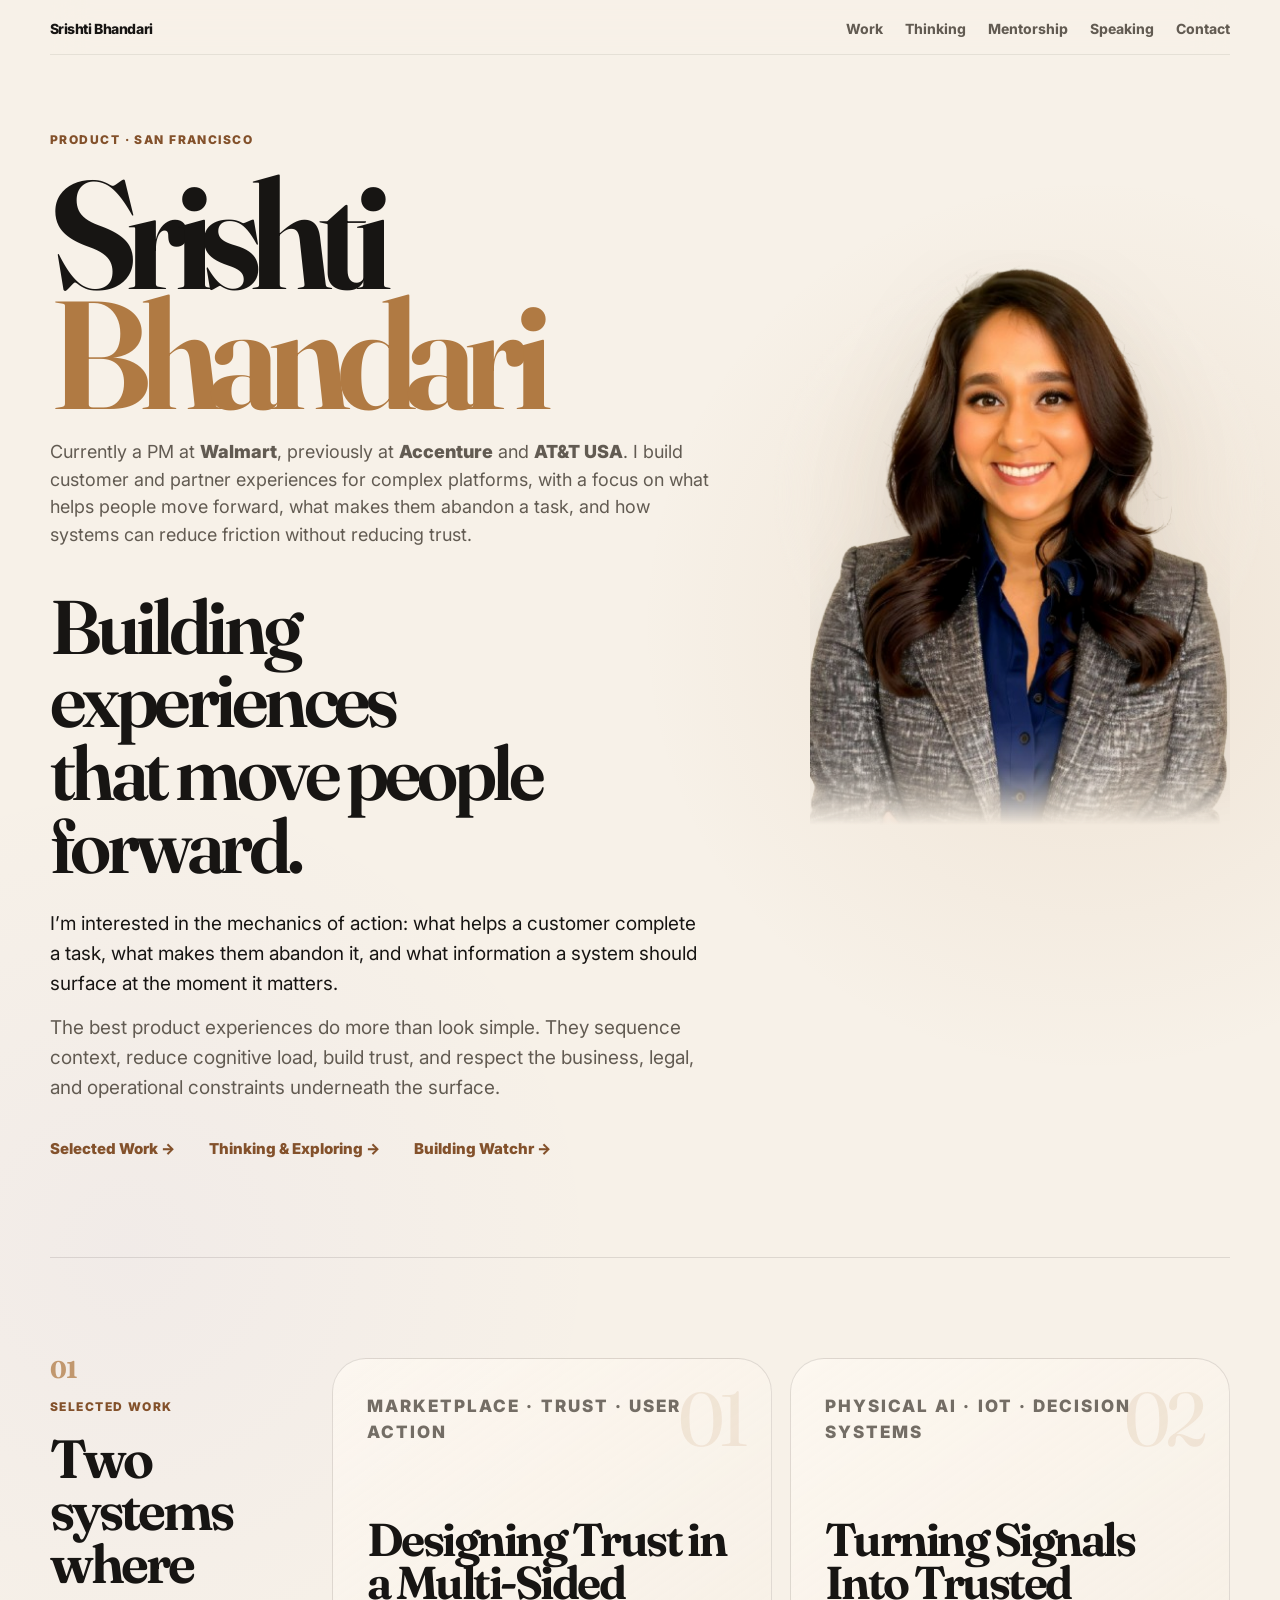
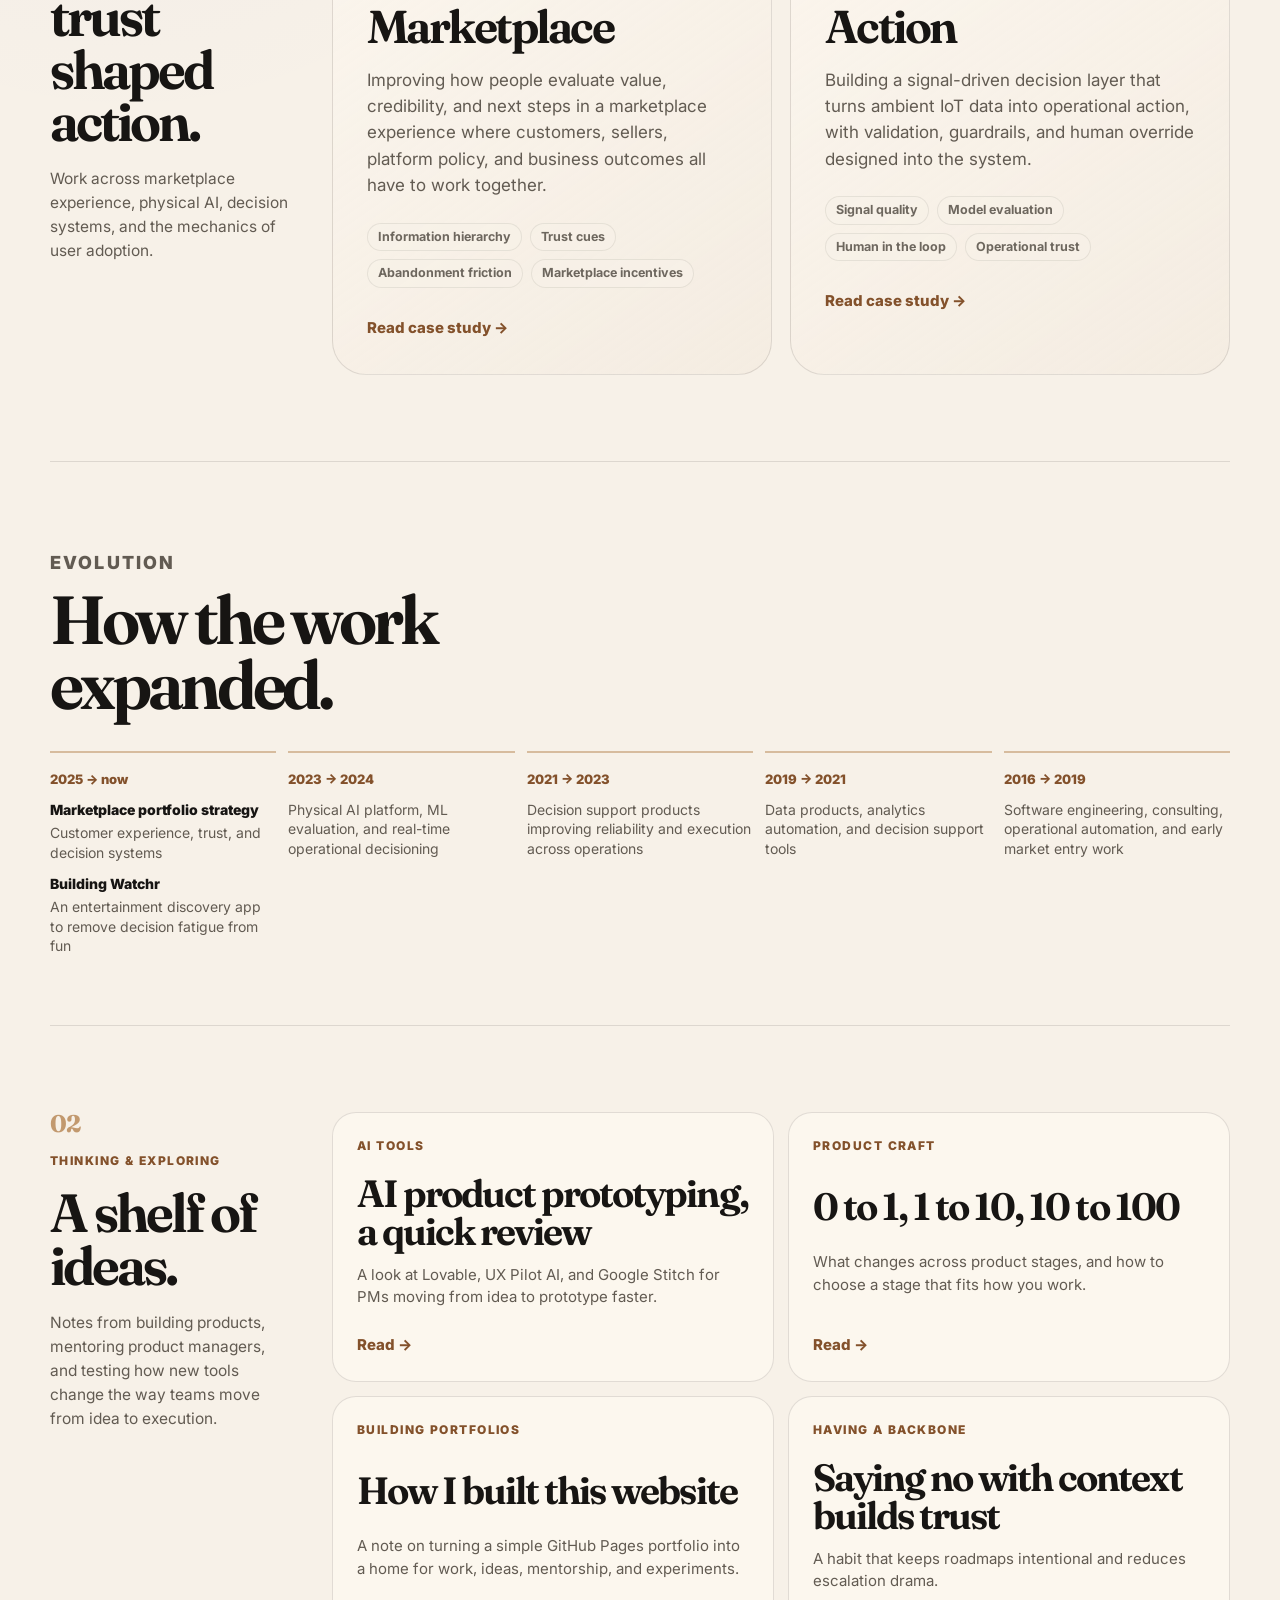
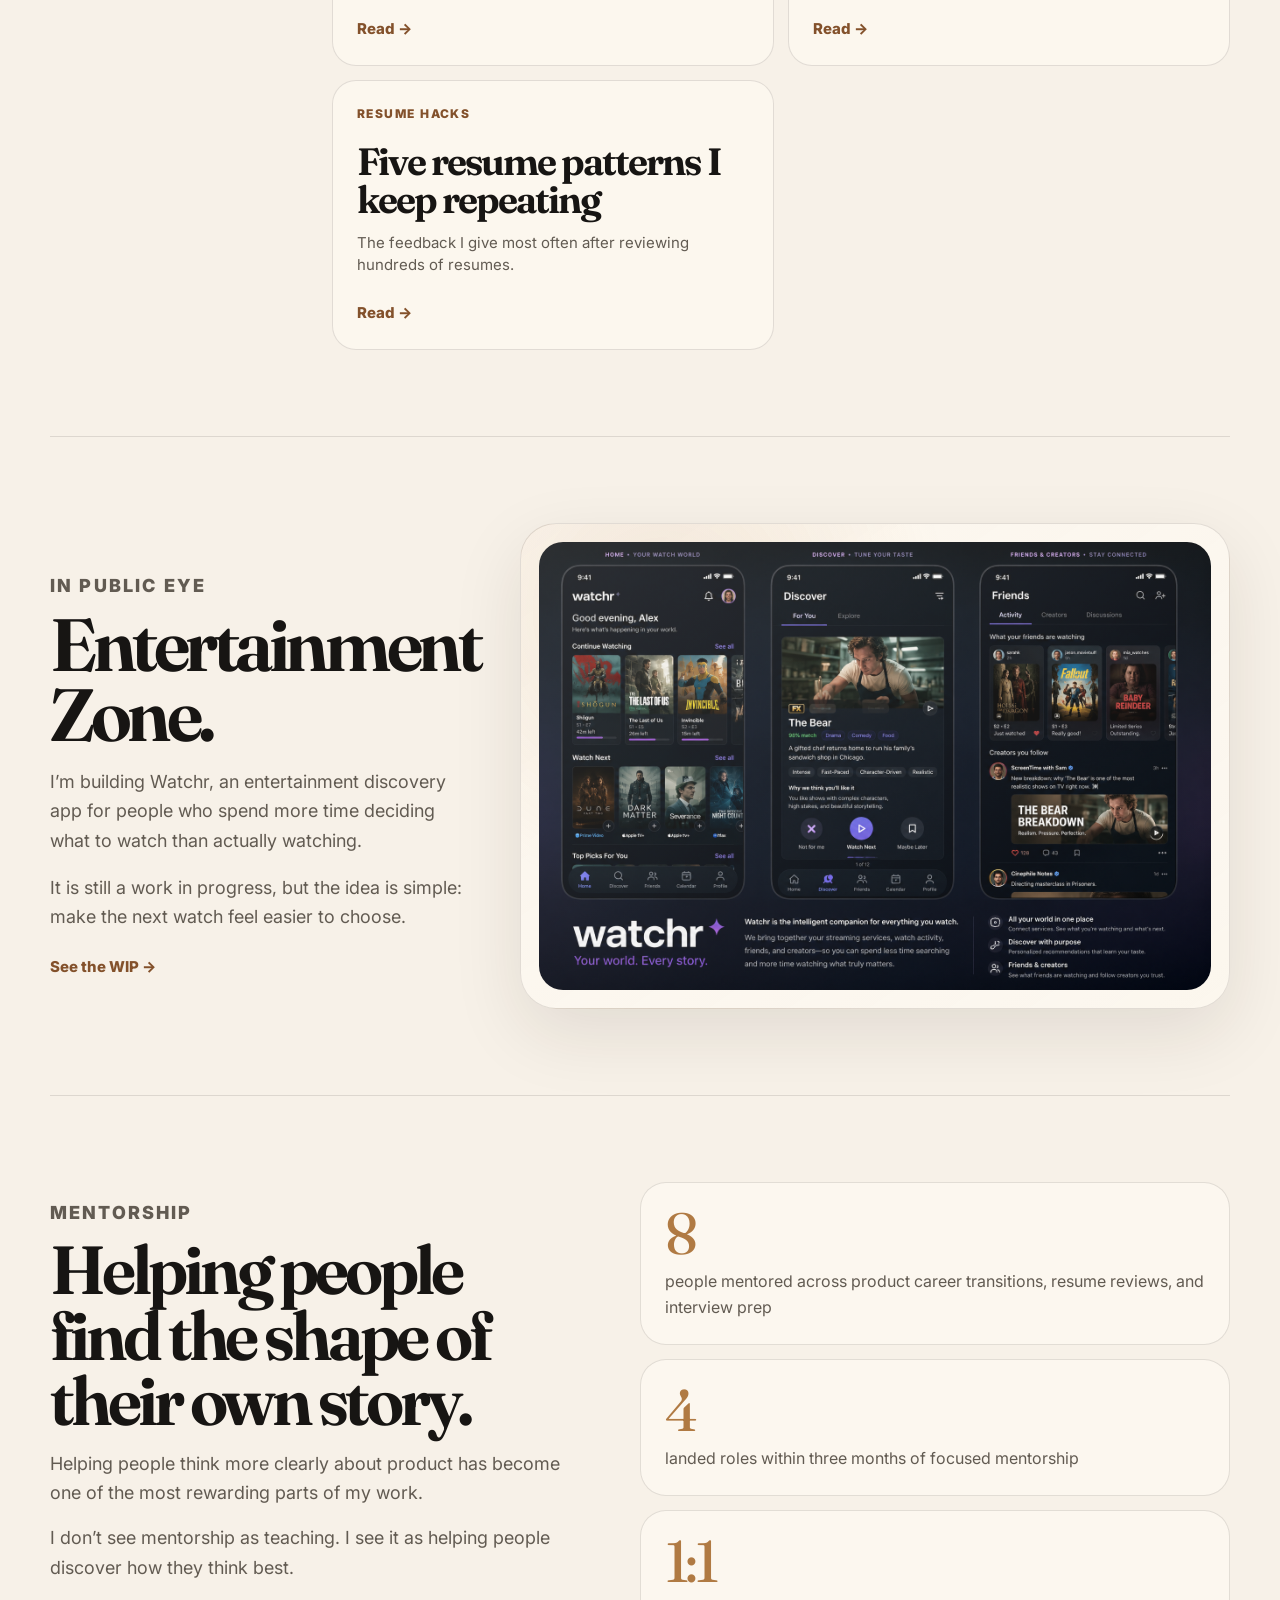
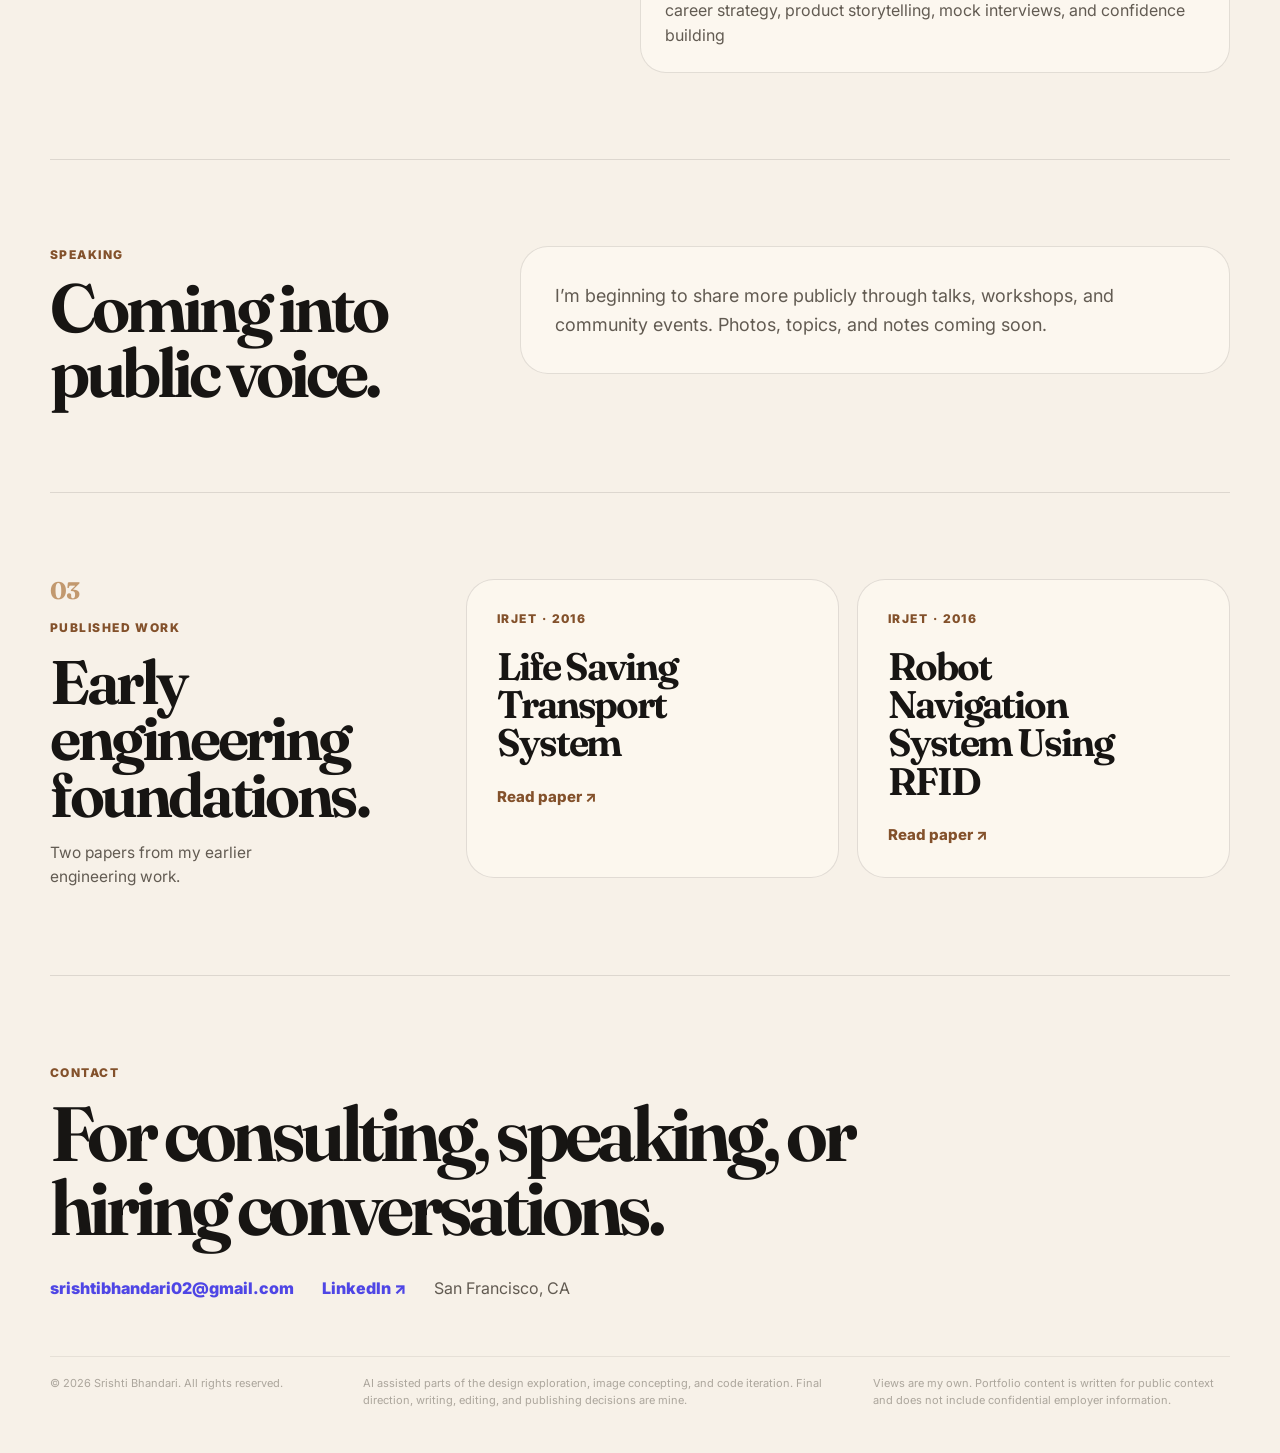
<file: index.html>
<!DOCTYPE html>
<html lang="en">
<head>
  <meta charset="UTF-8" />
  <title>Srishti Bhandari</title>
  <meta name="viewport" content="width=device-width, initial-scale=1" />

  <link rel="preconnect" href="https://fonts.googleapis.com">
  <link rel="preconnect" href="https://fonts.gstatic.com" crossorigin>
  <link href="https://fonts.googleapis.com/css2?family=Fraunces:opsz,wght@9..144,500;9..144,600;9..144,700&family=Inter:wght@400;500;600;700;800&display=swap" rel="stylesheet">

  <link rel="stylesheet" href="style.css" />
</head>

<body>

<header class="site-header">
  <a class="site-mark" href="#top">Srishti Bhandari</a>

  <nav class="nav-links" aria-label="Main navigation">
    <a href="#work">Work</a>
    <a href="#thinking">Thinking</a>
    <a href="#mentorship">Mentorship</a>
    <a href="#speaking">Speaking</a>
    <a href="#contact">Contact</a>
  </nav>
</header>

<main id="top">

  <!-- HERO -->
  <section class="hero section-shell">
    <div class="hero-copy">
      <div class="eyebrow">Product · San Francisco</div>

      <h1 class="name-lockup">
        <span>Srishti</span>
        <span>Bhandari</span>
      </h1>
      <p class="hero-bio">
  Currently a PM at <strong>Walmart</strong>, previously at <strong>Accenture</strong> and <strong>AT&amp;T USA</strong>. I build customer and partner experiences for complex platforms, with a focus on what helps people move forward, what makes them abandon a task, and how systems can reduce friction without reducing trust.
</p>
      <h2 class="hero-belief">
  Building experiences<br />
  that move people forward.
</h2>

      <div class="hero-text">
  <p>
    I’m interested in the mechanics of action: what helps a customer complete a task, what makes them abandon it, and what information a system should surface at the moment it matters.
  </p>

  <p>
    The best product experiences do more than look simple. They sequence context, reduce cognitive load, build trust, and respect the business, legal, and operational constraints underneath the surface.
  </p>
</div>

      <div class="hero-actions" aria-label="Primary links">
        <a href="#work">Selected Work <span>→</span></a>
        <a href="#thinking">Thinking &amp; Exploring <span>→</span></a>
        <a href="#watchr">Building Watchr <span>→</span></a>
      </div>
    </div>

<div class="portrait-cutout-wrap">
  <img src="images/srishtipotrait.png" class="portrait-cutout" alt="Srishti Bhandari" />
</div>
    
  </section>

  
<!-- SELECTED WORK -->
<section id="work" class="section-shell section-block split-section">
  <div class="split-left">
    <p class="section-index">01</p>
    <p class="section-kicker">Selected Work</p>
    <h2>Two systems where trust shaped action.</h2>
    <p class="section-note">
      Work across marketplace experience, physical AI, decision systems, and the mechanics of user adoption.
    </p>
  </div>

  <div class="split-right work-showcase">
    <article class="work-panel" data-number="01">
      <p class="meta">Marketplace · Trust · User Action</p>

      <h3>Designing Trust in a Multi-Sided Marketplace</h3>

      <p>
        Improving how people evaluate value, credibility, and next steps in a marketplace experience where customers, sellers, platform policy, and business outcomes all have to work together.
      </p>

      <div class="work-proof">
        <span>Information hierarchy</span>
        <span>Trust cues</span>
        <span>Abandonment friction</span>
        <span>Marketplace incentives</span>
      </div>

      <a href="case-marketplace.html" class="text-link">Read case study <span>→</span></a>
    </article>

    <article class="work-panel" data-number="02">
      <p class="meta">Physical AI · IoT · Decision Systems</p>

      <h3>Turning Signals Into Trusted Action</h3>

      <p>
        Building a signal-driven decision layer that turns ambient IoT data into operational action, with validation, guardrails, and human override designed into the system.
      </p>

      <div class="work-proof">
        <span>Signal quality</span>
        <span>Model evaluation</span>
        <span>Human in the loop</span>
        <span>Operational trust</span>
      </div>

      <a href="case-iot.html" class="text-link">Read case study <span>→</span></a>
    </article>
  </div>
</section>

  <!-- EVOLUTION -->
  <section id="evolution" class="section-shell section-block compact-section">
    <div class="section-intro narrow">
      <p class="section-kicker">Evolution</p>
      <h2>How the work expanded.</h2>
    </div>

    <div class="timeline">
      
<article class="timeline-current">
  <span>2025 → now</span>

  <div class="timeline-points">
    <p>
      <strong>Marketplace portfolio strategy</strong>
      Customer experience, trust, and decision systems
    </p>

    <p>
      <strong>Building Watchr</strong>
      An entertainment discovery app to remove decision fatigue from fun
    </p>
  </div>
</article>
      <article>
        <span>2023 → 2024</span>
        <p>Physical AI platform, ML evaluation, and real-time operational decisioning</p>
      </article>

      <article>
        <span>2021 → 2023</span>
        <p>Decision support products improving reliability and execution across operations</p>
      </article>

      <article>
        <span>2019 → 2021</span>
        <p>Data products, analytics automation, and decision support tools</p>
      </article>

      <article>
        <span>2016 → 2019</span>
        <p>Software engineering, consulting, operational automation, and early market entry work</p>
      </article>
    </div>
  </section>

  
  <!-- THINKING -->
  <section id="thinking" class="section-shell section-block split-section">
  <div class="split-left">
    <p class="section-index">02</p>
    <p class="section-kicker">Thinking &amp; Exploring</p>
    <h2>A shelf of ideas.</h2>
    <p class="section-note">
      Notes from building products, mentoring product managers, and testing how new tools change the way teams move from idea to execution.
    </p>
  </div>

  <div class="split-right bookshelf-grid">
    <article class="book-card">
      <p class="pill">AI tools</p>
      <h3>AI product prototyping, a quick review</h3>
      <p>A look at Lovable, UX Pilot AI, and Google Stitch for PMs moving from idea to prototype faster.</p>
      <a href="thinking-05-ai-prototyping.html">Read <span>→</span></a>
    </article>

    <article class="book-card">
      <p class="pill">Product craft</p>
      <h3>0 to 1, 1 to 10, 10 to 100</h3>
      <p>What changes across product stages, and how to choose a stage that fits how you work.</p>
      <a href="thinking-01-product-stages.html">Read <span>→</span></a>
    </article>
    
    <article class="book-card">
      <p class="pill">Building portfolios</p>
      <h3>How I built this website</h3>
      <p>A note on turning a simple GitHub Pages portfolio into a home for work, ideas, mentorship, and experiments.</p>
      <a href="building-in-public.html">Read <span>→</span></a>
    </article>
    
    <article class="book-card">
      <p class="pill">Having a backbone</p>
      <h3>Saying no with context builds trust</h3>
      <p>A habit that keeps roadmaps intentional and reduces escalation drama.</p>
      <a href="thinking-03-saying-no.html">Read <span>→</span></a>
    </article>

    <article class="book-card">
      <p class="pill">Resume hacks</p>
      <h3>Five resume patterns I keep repeating</h3>
      <p>The feedback I give most often after reviewing hundreds of resumes.</p>
      <a href="thinking-02-resume-tips.html">Read <span>→</span></a>
    </article>
  </div>
</section>

  
<!-- IN PUBLIC EYE -->
<section id="watchr" class="section-shell section-block watchr-section">
  <div class="watchr-copy">
    <p class="section-kicker">In Public Eye</p>
    <h2>Entertainment Zone.</h2>

    <p>
      I’m building Watchr, an entertainment discovery app for people who spend more time deciding what to watch than actually watching.
    </p>

    <p>
      It is still a work in progress, but the idea is simple: make the next watch feel easier to choose.
    </p>

    <a href="watchr.html" class="text-link">See the WIP <span>→</span></a>
  </div>

<div class="watchr-image-wrap" aria-label="Watchr app concept mockup">
  <img src="images/watchr-mock.png" alt="Watchr app concept mockup" class="watchr-image" />
</div>
</section>

  <!-- MENTORSHIP -->
  <section id="mentorship" class="section-shell section-block">
    <div class="mentor-grid">
      <div class="mentor-copy">
        <p class="section-kicker">Mentorship</p>
        <h2>Helping people find the shape of their own story.</h2>
        <p>
          Helping people think more clearly about product has become one of the
          most rewarding parts of my work.
        </p>
        <p>
          I don’t see mentorship as teaching. I see it as helping people discover
          how they think best.
        </p>
      </div>

      <div class="mentor-stats">
        <article>
          <span>8</span>
          <p>people mentored across product career transitions, resume reviews, and interview prep</p>
        </article>

        <article>
          <span>4</span>
          <p>landed roles within three months of focused mentorship</p>
        </article>

        <article>
          <span>1:1</span>
          <p>career strategy, product storytelling, mock interviews, and confidence building</p>
        </article>
      </div>
    </div>
  </section>

  <!-- SPEAKING -->
  <section id="speaking" class="section-shell section-block feature-row">
    <div>
      <p class="section-kicker">Speaking</p>
      <h2>Coming into public voice.</h2>
    </div>

    <div class="feature-card">
      <p>
        I’m beginning to share more publicly through talks, workshops, and
        community events. Photos, topics, and notes coming soon.
      </p>
    </div>
  </section>

  <!-- PUBLISHED WORK -->
  <section id="papers" class="section-shell section-block split-section">
  <div class="split-left">
    <p class="section-index">03</p>
    <p class="section-kicker">Published Work</p>
    <h2>Early engineering foundations.</h2>
    <p class="section-note">
      Two papers from my earlier engineering work.
    </p>
  </div>

  <div class="split-right paper-grid">
    <article>
      <p class="meta">IRJET · 2016</p>
      <h3>Life Saving Transport System</h3>
      <a href="https://www.irjet.net/archives/V3/i10/IRJET-V3I10105.pdf" target="_blank" rel="noopener">Read paper <span>↗</span></a>
    </article>

    <article>
      <p class="meta">IRJET · 2016</p>
      <h3>Robot Navigation System Using RFID</h3>
      <a href="https://www.irjet.net/archives/V3/i10/IRJET-V3I10104.pdf" target="_blank" rel="noopener">Read paper <span>↗</span></a>
    </article>
  </div>
</section>

  <!-- CONTACT -->
  <section id="contact" class="section-shell contact-section">
    <p class="section-kicker">Contact</p>
    <h2>For consulting, speaking, or hiring conversations.</h2>

    <div class="contact-links">
      <a href="mailto:srishtibhandari02@gmail.com">srishtibhandari02@gmail.com</a>
      <a href="https://www.linkedin.com/in/srishti-bhandari" target="_blank" rel="noopener">LinkedIn ↗</a>
      <span>San Francisco, CA</span>
    </div>
  </section>

  <footer class="site-footer section-shell">

  <div class="footer-meta">
  <p>© 2026 Srishti Bhandari. All rights reserved.</p>
  <p>AI assisted parts of the design exploration, image concepting, and code iteration. Final direction, writing, editing, and publishing decisions are mine.</p>
  <p>Views are my own. Portfolio content is written for public context and does not include confidential employer information.</p>
</div>
</footer>
</main>

</body>
</html>
</file>
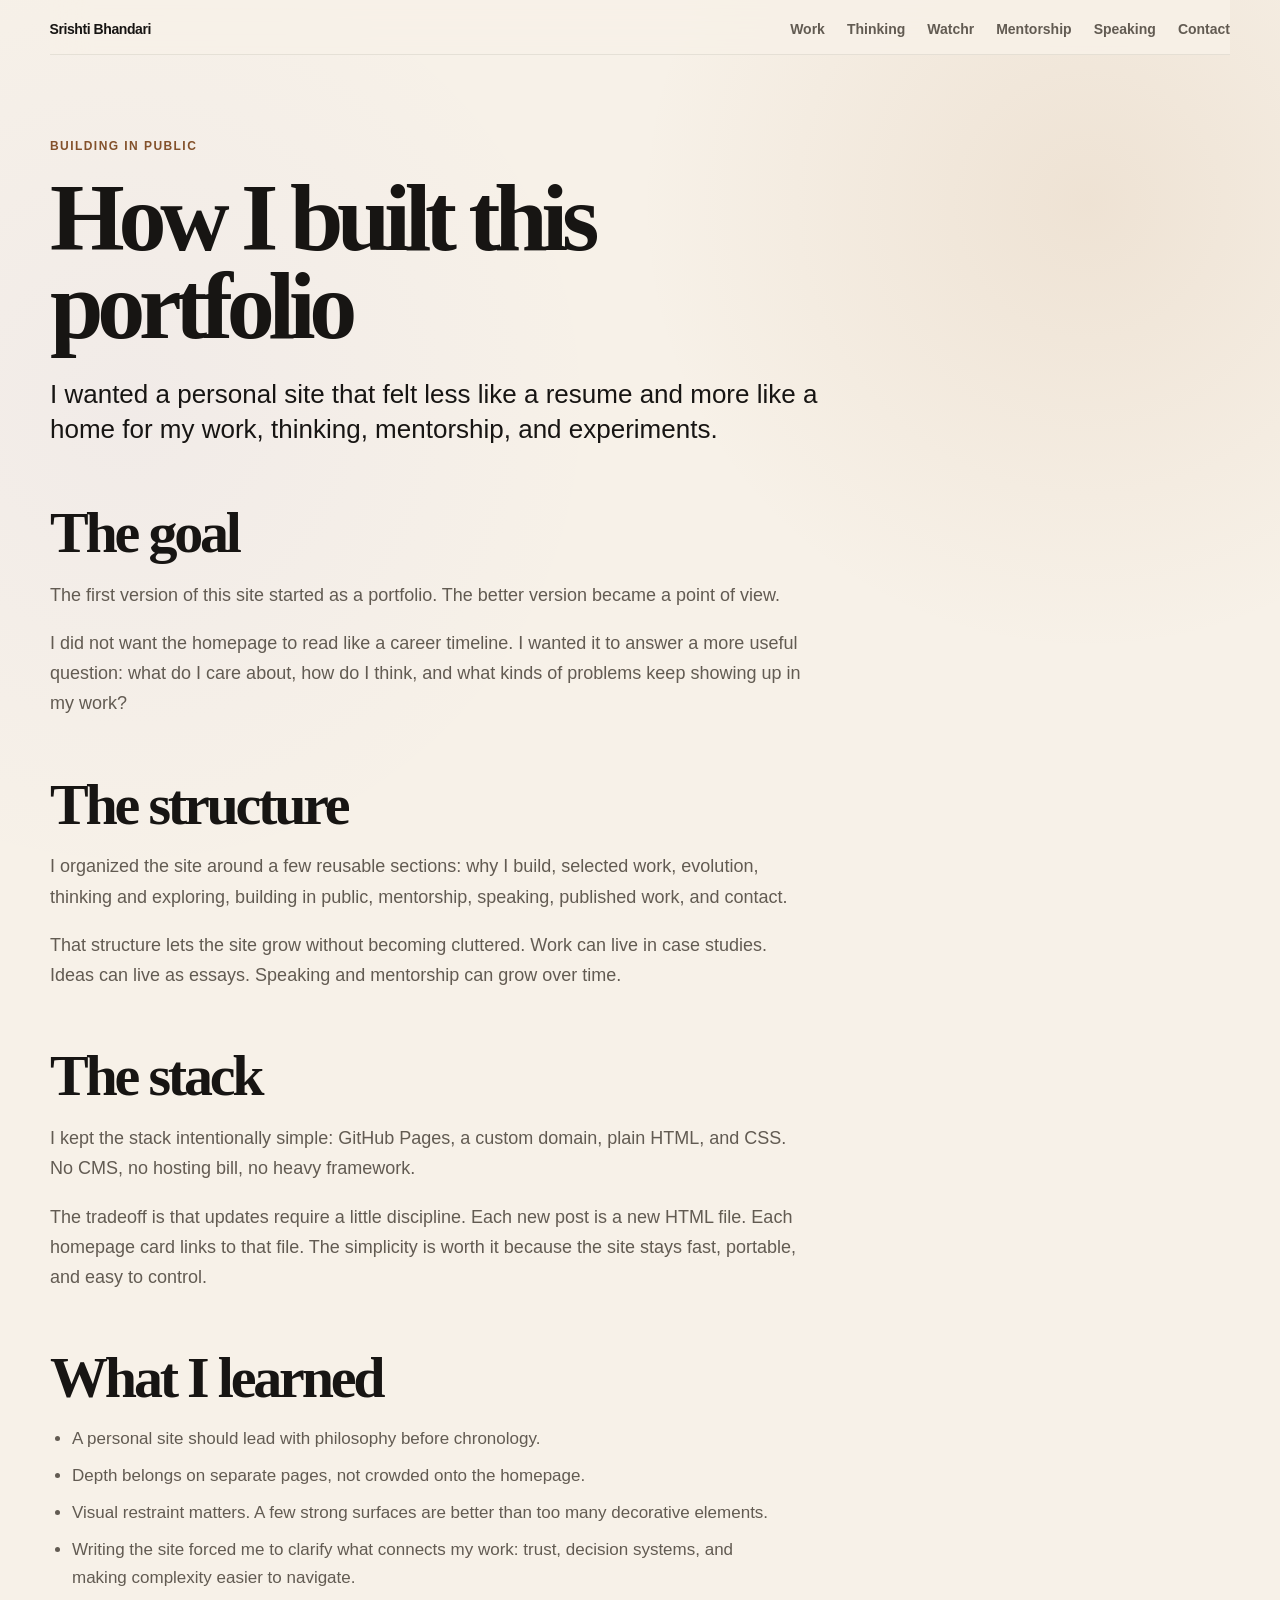
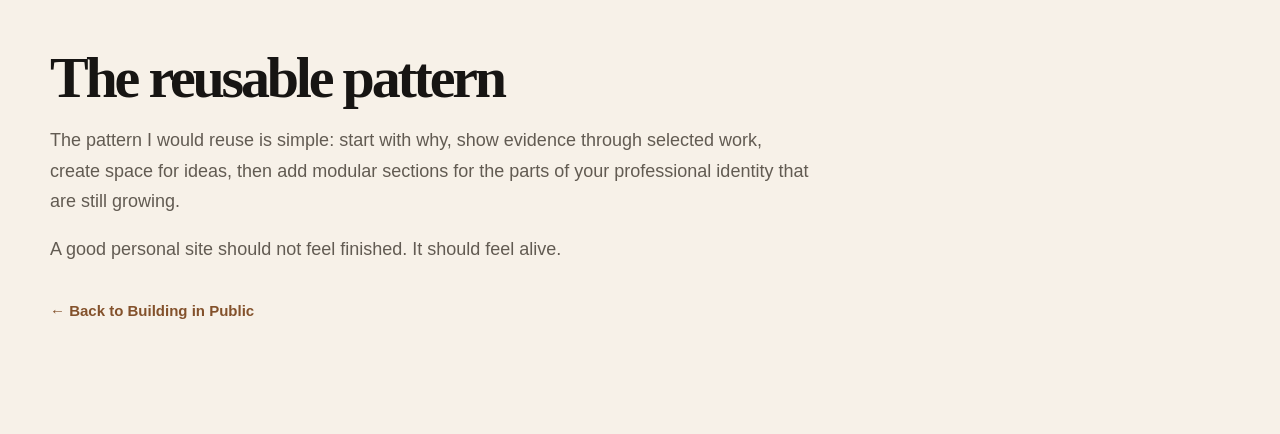
<file: building-in-public.html>
<!DOCTYPE html>
<html>
<head>
  <meta charset="UTF-8" />
  <title>How I built this portfolio</title>
  <meta name="viewport" content="width=device-width, initial-scale=1" />
  <link rel="stylesheet" href="style.css" />
</head>
<body>

<header class="site-header">
  <a class="site-mark" href="index.html">Srishti Bhandari</a>

  <nav class="nav-links" aria-label="Main navigation">
    <a href="index.html#work">Work</a>
    <a href="index.html#thinking">Thinking</a>
    <a href="index.html#watchr">Watchr</a>
    <a href="index.html#mentorship">Mentorship</a>
    <a href="index.html#speaking">Speaking</a>
    <a href="index.html#contact">Contact</a>
  </nav>
</header>

<div class="container">
  <div class="article">
    <div class="kicker">Building in Public</div>
    <h1>How I built this portfolio</h1>
    <p class="hero-lede">
      I wanted a personal site that felt less like a resume and more like a home for my work, thinking, mentorship, and experiments.
    </p>

    <h2>The goal</h2>
    <p>
      The first version of this site started as a portfolio. The better version became a point of view.
    </p>

    <p>
      I did not want the homepage to read like a career timeline. I wanted it to answer a more useful question: what do I care about, how do I think, and what kinds of problems keep showing up in my work?
    </p>

    <h2>The structure</h2>
    <p>
      I organized the site around a few reusable sections: why I build, selected work, evolution, thinking and exploring, building in public, mentorship, speaking, published work, and contact.
    </p>

    <p>
      That structure lets the site grow without becoming cluttered. Work can live in case studies. Ideas can live as essays. Speaking and mentorship can grow over time.
    </p>

    <h2>The stack</h2>
    <p>
      I kept the stack intentionally simple: GitHub Pages, a custom domain, plain HTML, and CSS. No CMS, no hosting bill, no heavy framework.
    </p>

    <p>
      The tradeoff is that updates require a little discipline. Each new post is a new HTML file. Each homepage card links to that file. The simplicity is worth it because the site stays fast, portable, and easy to control.
    </p>

    <h2>What I learned</h2>
    <ul>
      <li>A personal site should lead with philosophy before chronology.</li>
      <li>Depth belongs on separate pages, not crowded onto the homepage.</li>
      <li>Visual restraint matters. A few strong surfaces are better than too many decorative elements.</li>
      <li>Writing the site forced me to clarify what connects my work: trust, decision systems, and making complexity easier to navigate.</li>
    </ul>

    <h2>The reusable pattern</h2>
    <p>
      The pattern I would reuse is simple: start with why, show evidence through selected work, create space for ideas, then add modular sections for the parts of your professional identity that are still growing.
    </p>

    <p>
      A good personal site should not feel finished. It should feel alive.
    </p>

    <div style="margin-top: 34px;">
      <a class="btn-secondary" href="index.html#building">← Back to Building in Public</a>
    </div>
  </div>
</div>

</body>
</html>
</file>
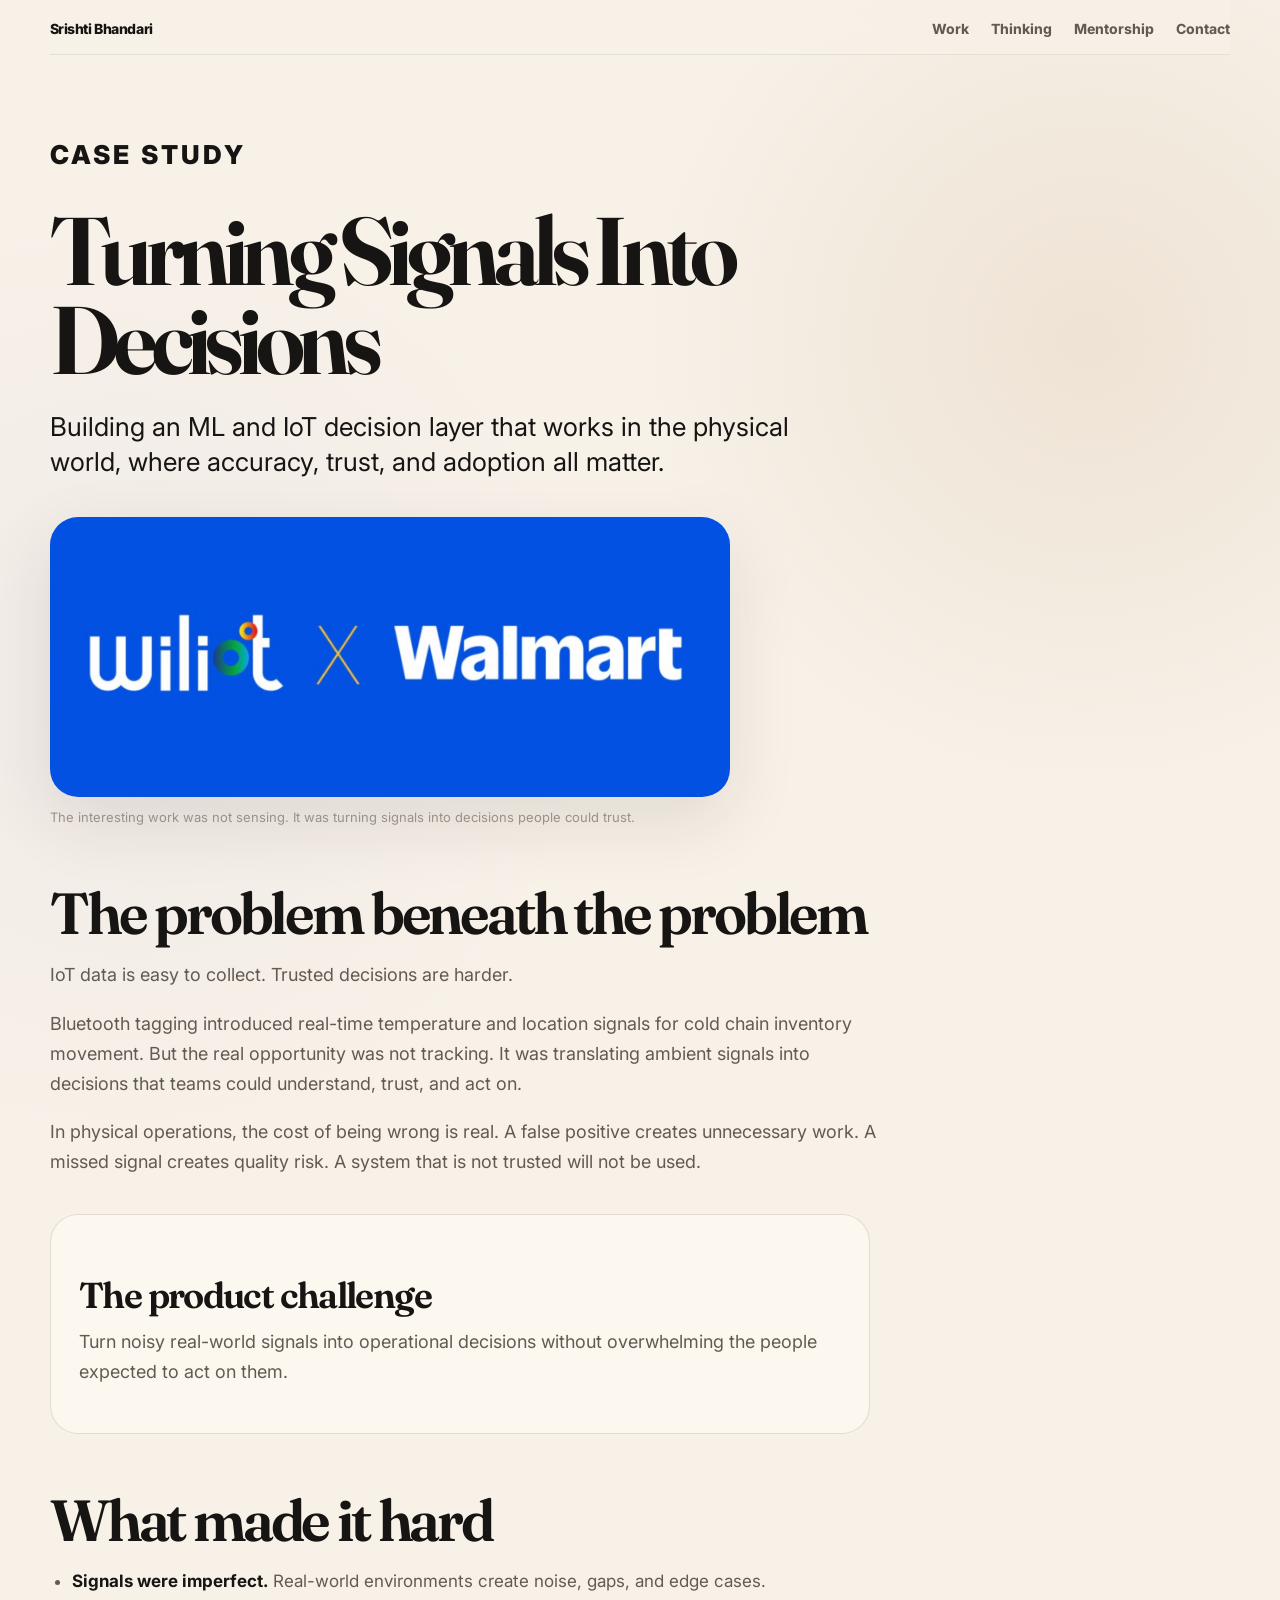
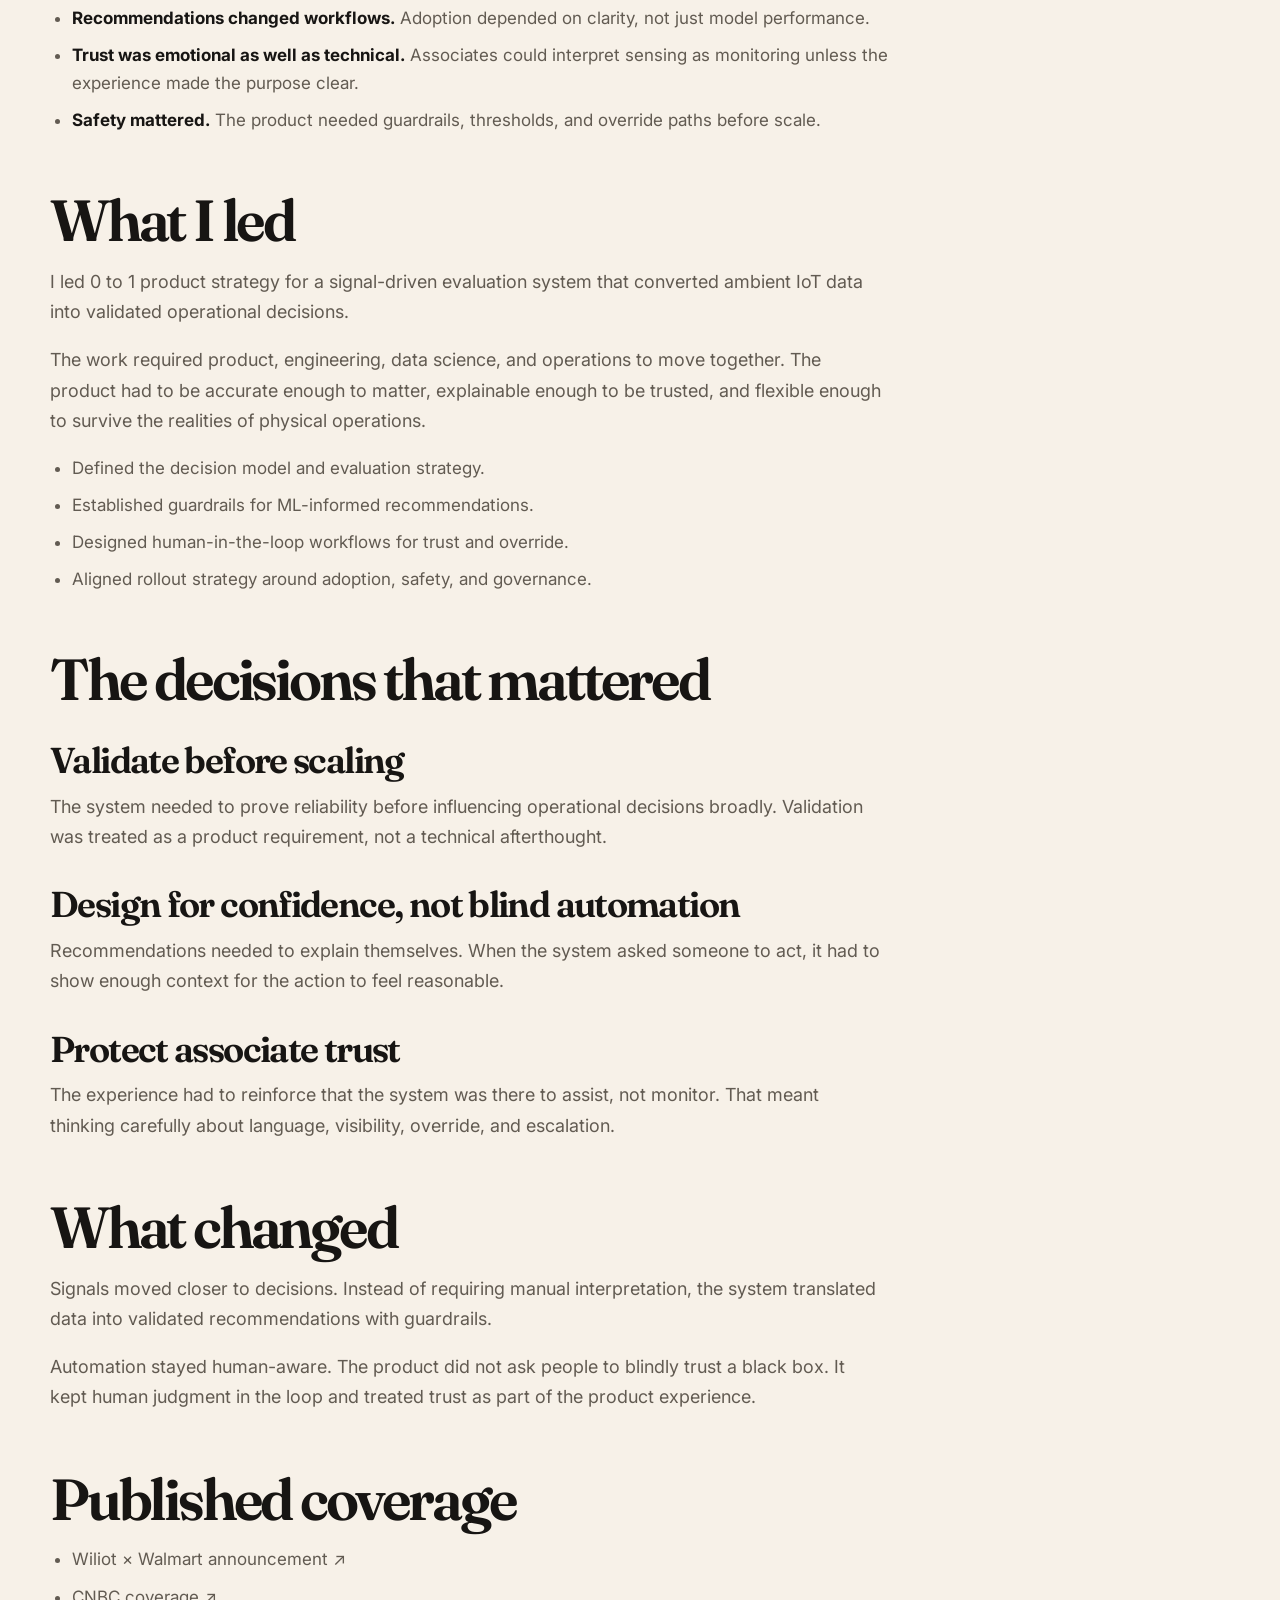
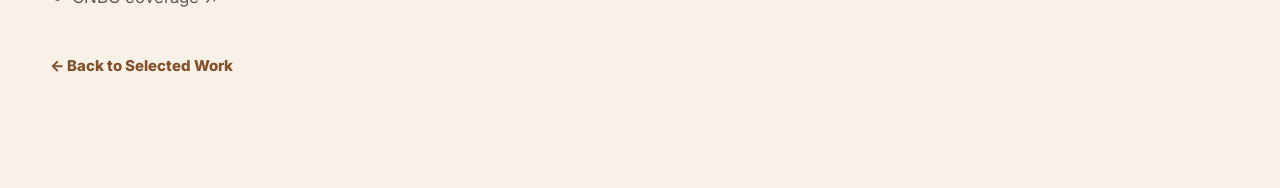
<file: case-iot.html>
<!DOCTYPE html>
<html lang="en">
<head>
  <meta charset="UTF-8" />
  <title>Turning Signals Into Decisions — Srishti Bhandari</title>
  <meta name="viewport" content="width=device-width, initial-scale=1" />

  <link rel="preconnect" href="https://fonts.googleapis.com">
  <link rel="preconnect" href="https://fonts.gstatic.com" crossorigin>
  <link href="https://fonts.googleapis.com/css2?family=Fraunces:opsz,wght@9..144,500;9..144,600;9..144,700&family=Inter:wght@400;500;600;700;800&display=swap" rel="stylesheet">

  <link rel="stylesheet" href="style.css" />
</head>

<body>

<header class="site-header">
  <a class="site-mark" href="index.html">Srishti Bhandari</a>

  <nav class="nav-links" aria-label="Main navigation">
    <a href="index.html#work">Work</a>
    <a href="index.html#thinking">Thinking</a>
    <a href="index.html#mentorship">Mentorship</a>
    <a href="index.html#contact">Contact</a>
  </nav>
</header>

<main>
  <section class="container">
    <article class="article">
      <p class="kicker">Case Study</p>

      <h1>Turning Signals Into Decisions</h1>

      <p class="hero-lede">
        Building an ML and IoT decision layer that works in the physical world, where accuracy, trust, and adoption all matter.
      </p>

      <div class="figure">
        <img src="images/iot-walmart-wiliot.jpg" alt="Wiliot and Walmart partnership coverage" />
        <div class="caption">The interesting work was not sensing. It was turning signals into decisions people could trust.</div>
      </div>

      <h2>The problem beneath the problem</h2>
      <p>
        IoT data is easy to collect. Trusted decisions are harder.
      </p>

      <p>
        Bluetooth tagging introduced real-time temperature and location signals for cold chain inventory movement. But the real opportunity was not tracking. It was translating ambient signals into decisions that teams could understand, trust, and act on.
      </p>

      <p>
        In physical operations, the cost of being wrong is real. A false positive creates unnecessary work. A missed signal creates quality risk. A system that is not trusted will not be used.
      </p>

      <div class="article-callout">
        <h3>The product challenge</h3>
        <p>
          Turn noisy real-world signals into operational decisions without overwhelming the people expected to act on them.
        </p>
      </div>

      <h2>What made it hard</h2>
      <ul>
        <li><strong>Signals were imperfect.</strong> Real-world environments create noise, gaps, and edge cases.</li>
        <li><strong>Recommendations changed workflows.</strong> Adoption depended on clarity, not just model performance.</li>
        <li><strong>Trust was emotional as well as technical.</strong> Associates could interpret sensing as monitoring unless the experience made the purpose clear.</li>
        <li><strong>Safety mattered.</strong> The product needed guardrails, thresholds, and override paths before scale.</li>
      </ul>

      <h2>What I led</h2>
      <p>
        I led 0 to 1 product strategy for a signal-driven evaluation system that converted ambient IoT data into validated operational decisions.
      </p>

      <p>
        The work required product, engineering, data science, and operations to move together. The product had to be accurate enough to matter, explainable enough to be trusted, and flexible enough to survive the realities of physical operations.
      </p>

      <ul>
        <li>Defined the decision model and evaluation strategy.</li>
        <li>Established guardrails for ML-informed recommendations.</li>
        <li>Designed human-in-the-loop workflows for trust and override.</li>
        <li>Aligned rollout strategy around adoption, safety, and governance.</li>
      </ul>

      <h2>The decisions that mattered</h2>

      <h3>Validate before scaling</h3>
      <p>
        The system needed to prove reliability before influencing operational decisions broadly. Validation was treated as a product requirement, not a technical afterthought.
      </p>

      <h3>Design for confidence, not blind automation</h3>
      <p>
        Recommendations needed to explain themselves. When the system asked someone to act, it had to show enough context for the action to feel reasonable.
      </p>

      <h3>Protect associate trust</h3>
      <p>
        The experience had to reinforce that the system was there to assist, not monitor. That meant thinking carefully about language, visibility, override, and escalation.
      </p>

      <h2>What changed</h2>
      <p>
        Signals moved closer to decisions. Instead of requiring manual interpretation, the system translated data into validated recommendations with guardrails.
      </p>

      <p>
        Automation stayed human-aware. The product did not ask people to blindly trust a black box. It kept human judgment in the loop and treated trust as part of the product experience.
      </p>

      <h2>Published coverage</h2>
      <ul>
        <li><a class="accent-link" href="https://www.wiliot.com/wiliot-collaborates-with-walmart-to-transform-retail-supply-chain-with-ambient-iot-and-ai#news-content" target="_blank" rel="noopener">Wiliot × Walmart announcement ↗</a></li>
        <li><a class="accent-link" href="https://www.cnbc.com/2025/10/15/walmart-deploying-millions-of-internet-iot-sensors-across-us.html" target="_blank" rel="noopener">CNBC coverage ↗</a></li>
      </ul>

      <div style="margin-top: 42px;">
        <a class="btn-secondary" href="index.html#work">← Back to Selected Work</a>
      </div>
    </article>
  </section>
</main>

</body>
</html>
</file>
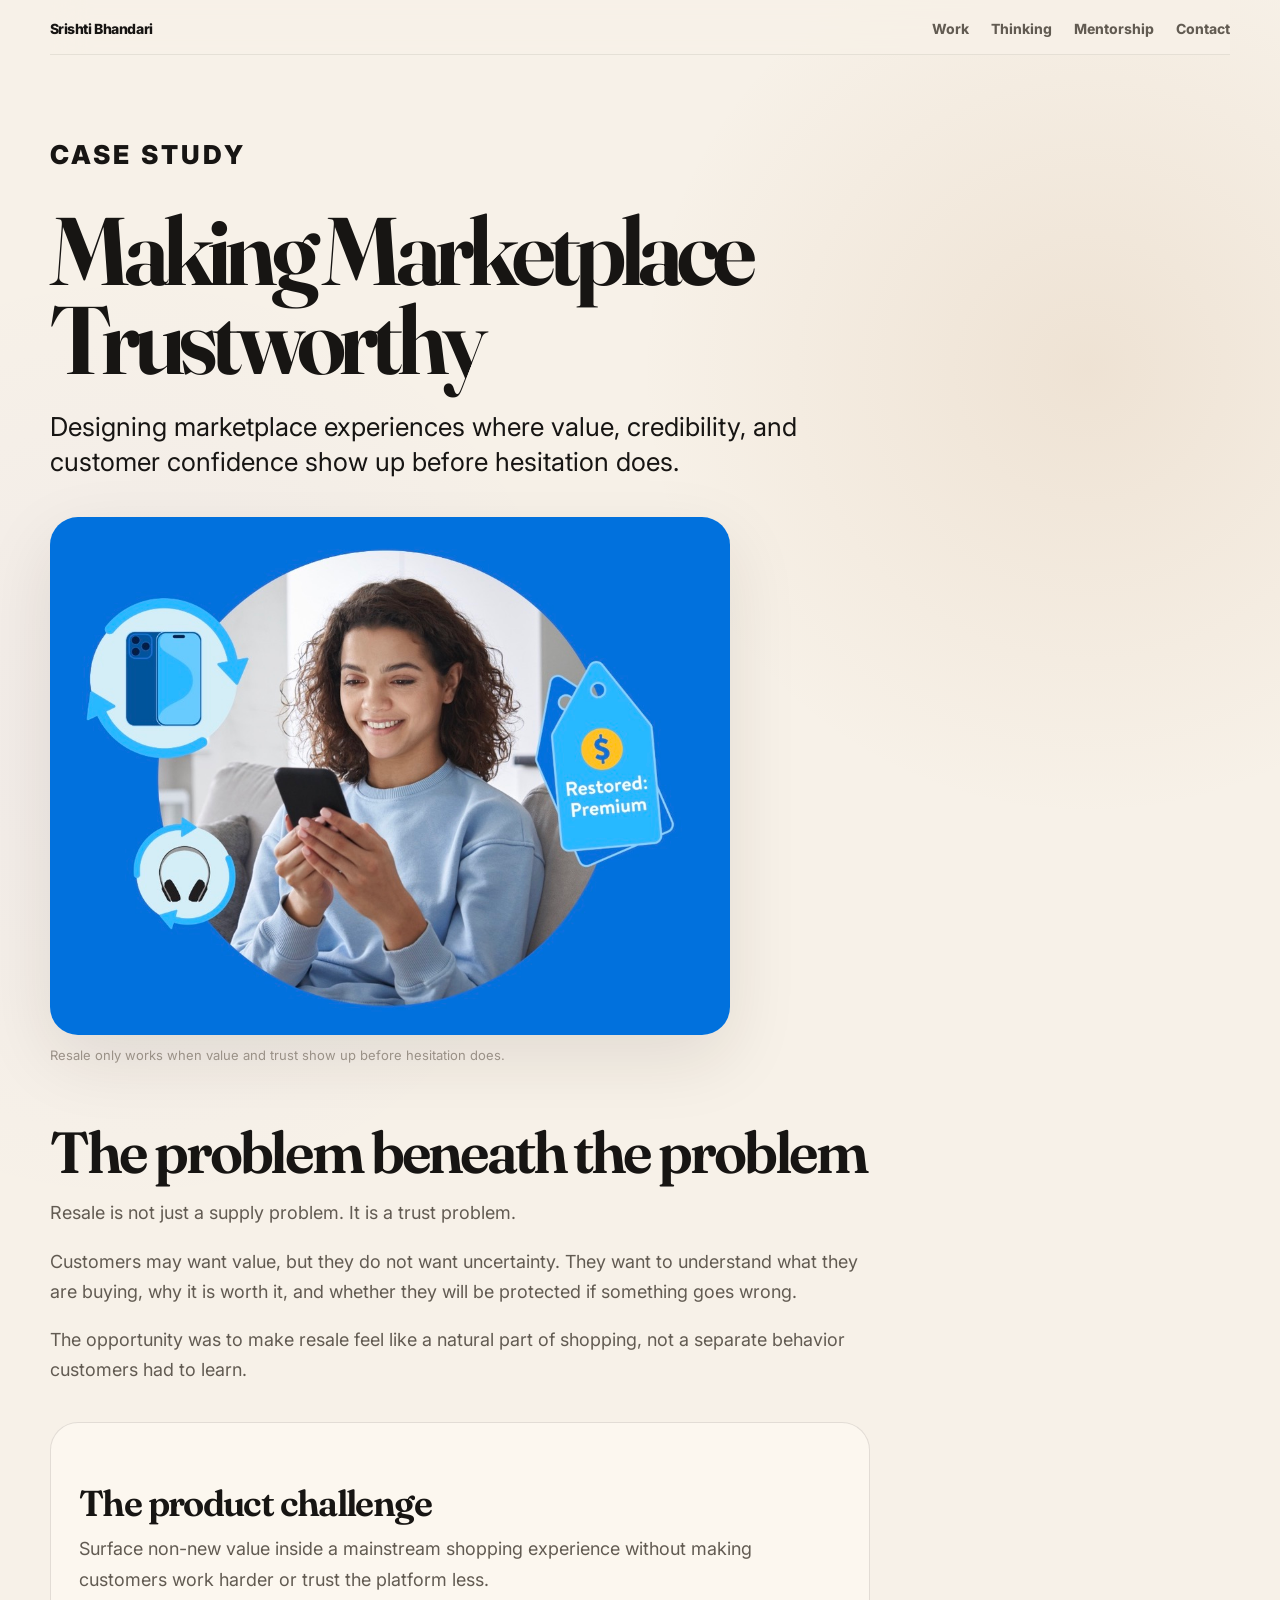
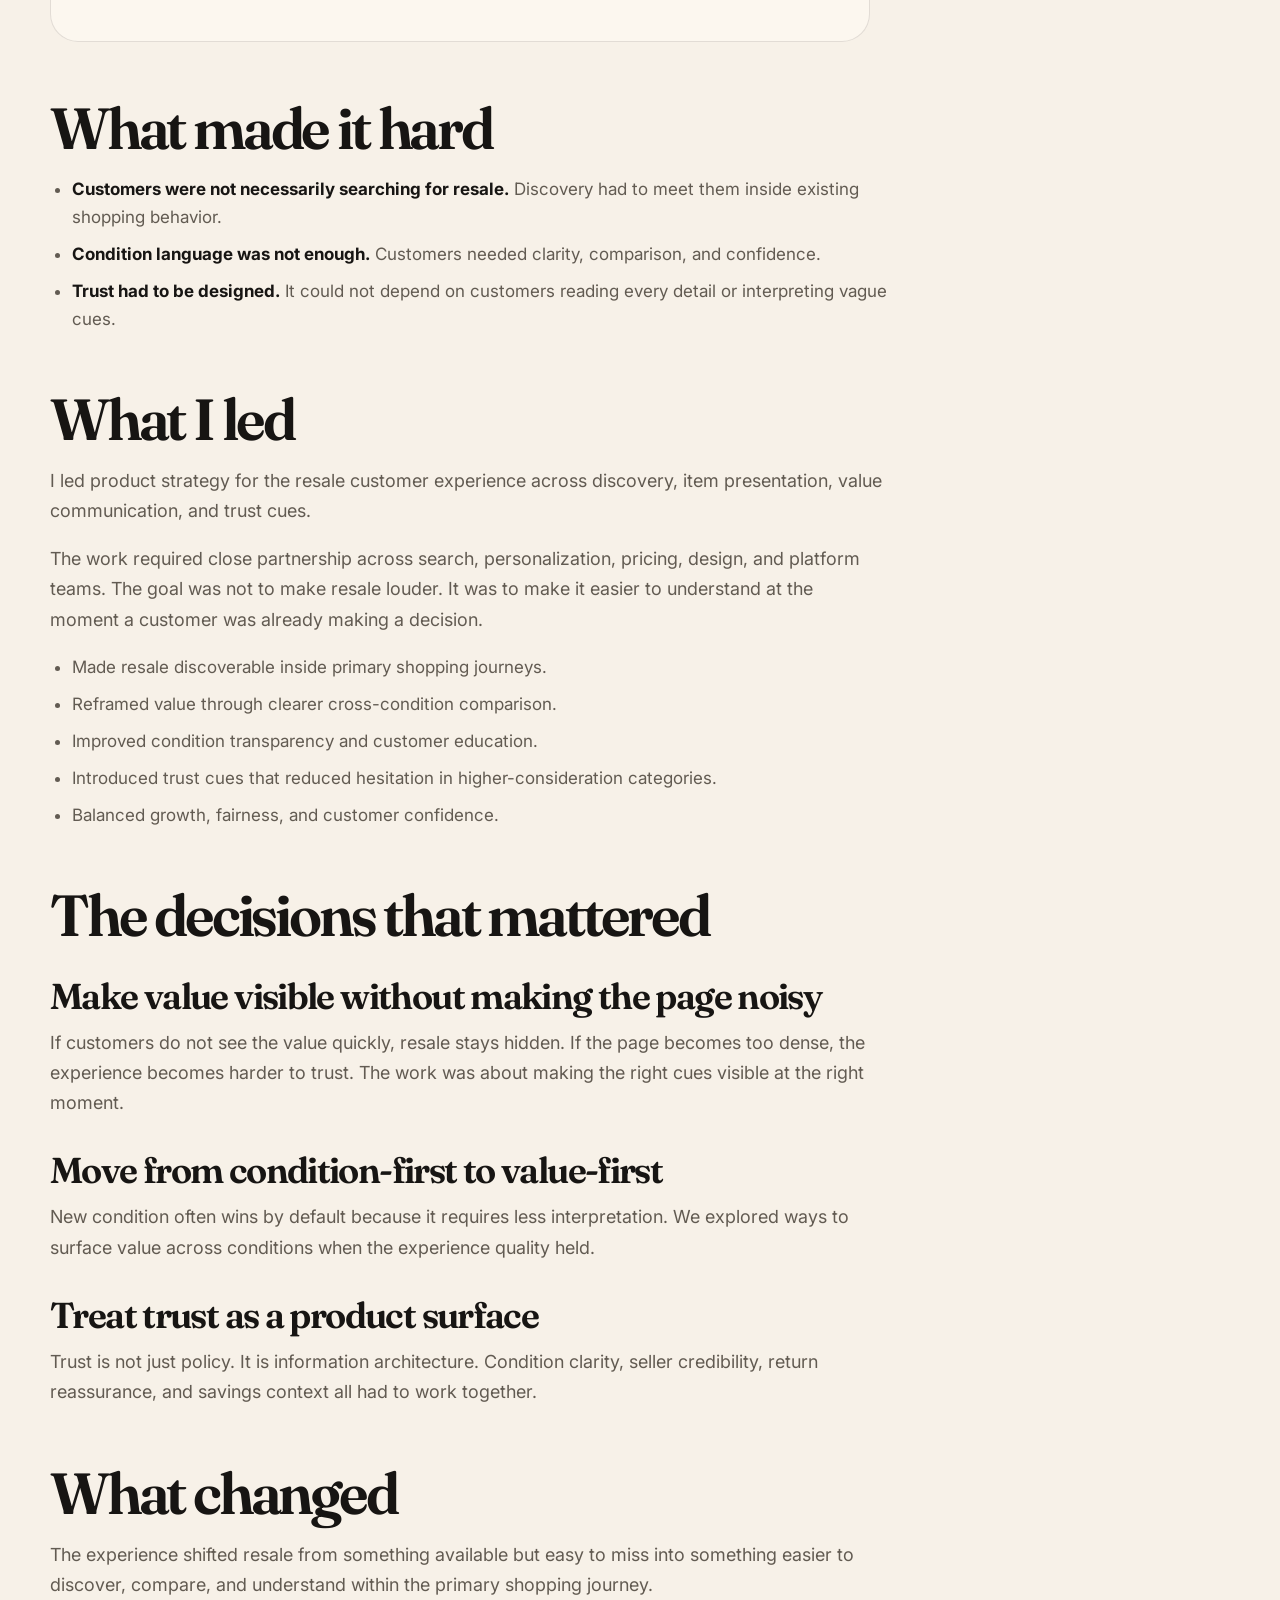
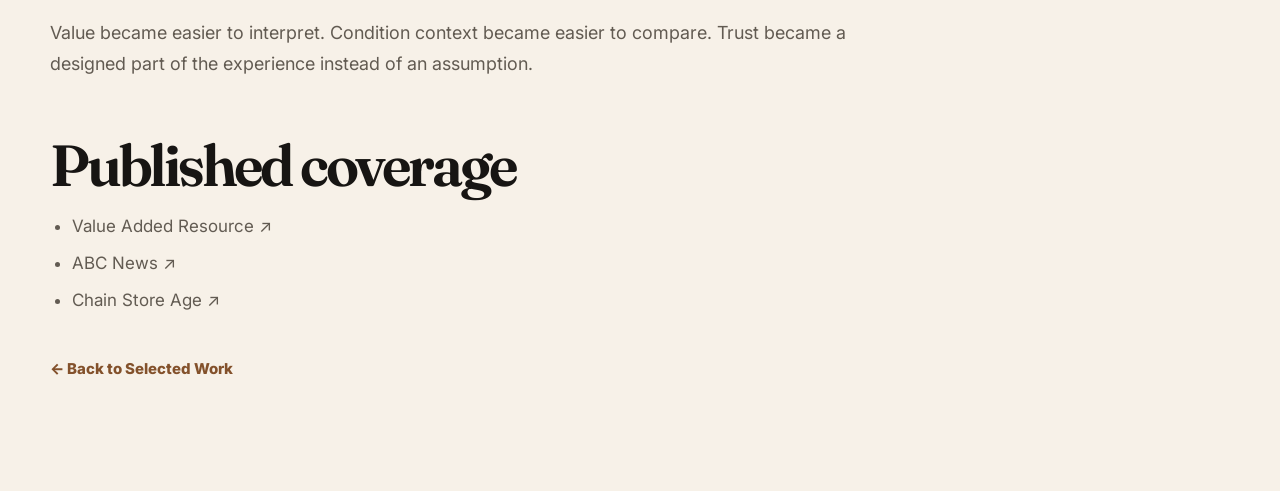
<file: case-marketplace.html>
<!DOCTYPE html>
<html lang="en">
<head>
  <meta charset="UTF-8" />
<title>Making Marketplace Trustworthy — Srishti Bhandari</title>
  <meta name="viewport" content="width=device-width, initial-scale=1" />

  <link rel="preconnect" href="https://fonts.googleapis.com">
  <link rel="preconnect" href="https://fonts.gstatic.com" crossorigin>
  <link href="https://fonts.googleapis.com/css2?family=Fraunces:opsz,wght@9..144,500;9..144,600;9..144,700&family=Inter:wght@400;500;600;700;800&display=swap" rel="stylesheet">

  <link rel="stylesheet" href="style.css" />
</head>

<body>

<header class="site-header">
  <a class="site-mark" href="index.html">Srishti Bhandari</a>

  <nav class="nav-links" aria-label="Main navigation">
    <a href="index.html#work">Work</a>
    <a href="index.html#thinking">Thinking</a>
    <a href="index.html#mentorship">Mentorship</a>
    <a href="index.html#contact">Contact</a>
  </nav>
</header>

<main>
  <section class="container">
    <article class="article">
      <p class="kicker">Case Study</p>

      <h1>Making Marketplace Trustworthy</h1>

      <p class="hero-lede">
        Designing marketplace experiences where value, credibility, and customer confidence show up before hesitation does.
      </p>

      <div class="figure">
        <img src="images/marketplace.jpg" alt="Resale marketplace experience" />
        <div class="caption">Resale only works when value and trust show up before hesitation does.</div>
      </div>

      <h2>The problem beneath the problem</h2>
      <p>
        Resale is not just a supply problem. It is a trust problem.
      </p>

      <p>
        Customers may want value, but they do not want uncertainty. They want to understand what they are buying, why it is worth it, and whether they will be protected if something goes wrong.
      </p>

      <p>
        The opportunity was to make resale feel like a natural part of shopping, not a separate behavior customers had to learn.
      </p>

      <div class="article-callout">
        <h3>The product challenge</h3>
        <p>
          Surface non-new value inside a mainstream shopping experience without making customers work harder or trust the platform less.
        </p>
      </div>

      <h2>What made it hard</h2>
      <ul>
        <li><strong>Customers were not necessarily searching for resale.</strong> Discovery had to meet them inside existing shopping behavior.</li>
        <li><strong>Condition language was not enough.</strong> Customers needed clarity, comparison, and confidence.</li>
        <li><strong>Trust had to be designed.</strong> It could not depend on customers reading every detail or interpreting vague cues.</li>
      </ul>

      <h2>What I led</h2>
      <p>
        I led product strategy for the resale customer experience across discovery, item presentation, value communication, and trust cues.
      </p>

      <p>
        The work required close partnership across search, personalization, pricing, design, and platform teams. The goal was not to make resale louder. It was to make it easier to understand at the moment a customer was already making a decision.
      </p>

      <ul>
        <li>Made resale discoverable inside primary shopping journeys.</li>
        <li>Reframed value through clearer cross-condition comparison.</li>
        <li>Improved condition transparency and customer education.</li>
        <li>Introduced trust cues that reduced hesitation in higher-consideration categories.</li>
        <li>Balanced growth, fairness, and customer confidence.</li>
      </ul>

      <h2>The decisions that mattered</h2>

      <h3>Make value visible without making the page noisy</h3>
      <p>
        If customers do not see the value quickly, resale stays hidden. If the page becomes too dense, the experience becomes harder to trust. The work was about making the right cues visible at the right moment.
      </p>

      <h3>Move from condition-first to value-first</h3>
      <p>
        New condition often wins by default because it requires less interpretation. We explored ways to surface value across conditions when the experience quality held.
      </p>

      <h3>Treat trust as a product surface</h3>
      <p>
        Trust is not just policy. It is information architecture. Condition clarity, seller credibility, return reassurance, and savings context all had to work together.
      </p>

      <h2>What changed</h2>
      <p>
        The experience shifted resale from something available but easy to miss into something easier to discover, compare, and understand within the primary shopping journey.
      </p>

      <p>
        Value became easier to interpret. Condition context became easier to compare. Trust became a designed part of the experience instead of an assumption.
      </p>

      <h2>Published coverage</h2>
      <ul>
        <li><a class="accent-link" href="https://www.valueaddedresource.net/walmart-resold-pre-owned-collectibles-electronics-fashion/" target="_blank" rel="noopener">Value Added Resource ↗</a></li>
        <li><a class="accent-link" href="https://abcnews.com/GMA/Style/walmart-steps-rising-resale-market-thredup-partnership/story?id=70925020" target="_blank" rel="noopener">ABC News ↗</a></li>
        <li><a class="accent-link" href="https://chainstoreage.com/walmart-overhauls-marketplace-resale-logistics-support" target="_blank" rel="noopener">Chain Store Age ↗</a></li>
      </ul>

      <div style="margin-top: 42px;">
        <a class="btn-secondary" href="index.html#work">← Back to Selected Work</a>
      </div>
    </article>
  </section>
</main>

</body>
</html>
</file>
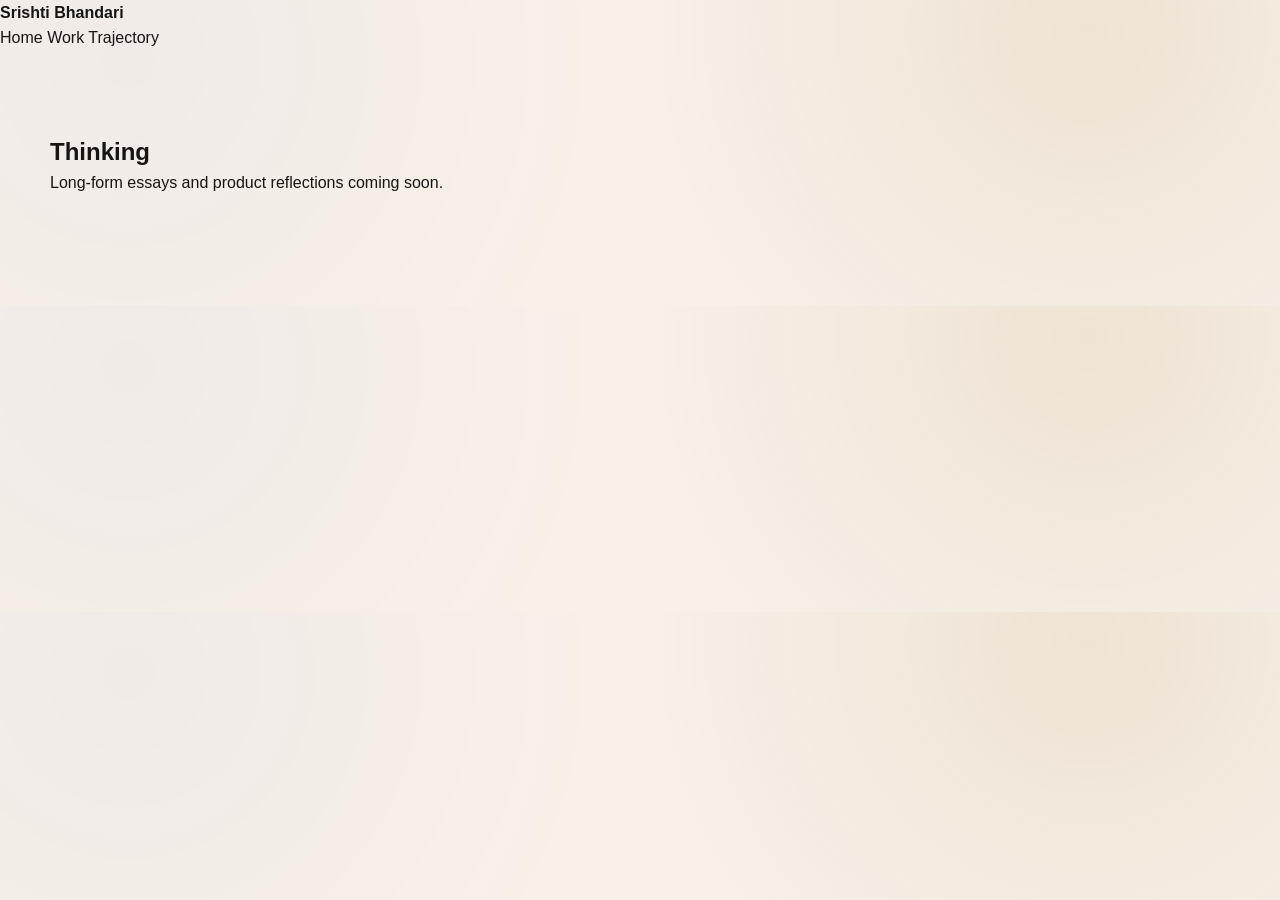
<file: insights.html>
<!DOCTYPE html>
<html>
<head>
  <meta charset="UTF-8">
  <title>Thinking | Srishti Bhandari</title>
  <meta name="viewport" content="width=device-width, initial-scale=1">
  <link rel="stylesheet" href="style.css">
</head>
<body>

<nav>
  <div><strong>Srishti Bhandari</strong></div>
  <div>
    <a href="index.html">Home</a>
    <a href="work.html">Work</a>
    <a href="trajectory.html">Trajectory</a>
  </div>
</nav>

<div class="container">
  <h2>Thinking</h2>
  <p>Long-form essays and product reflections coming soon.</p>
</div>

</body>
</html>
</file>
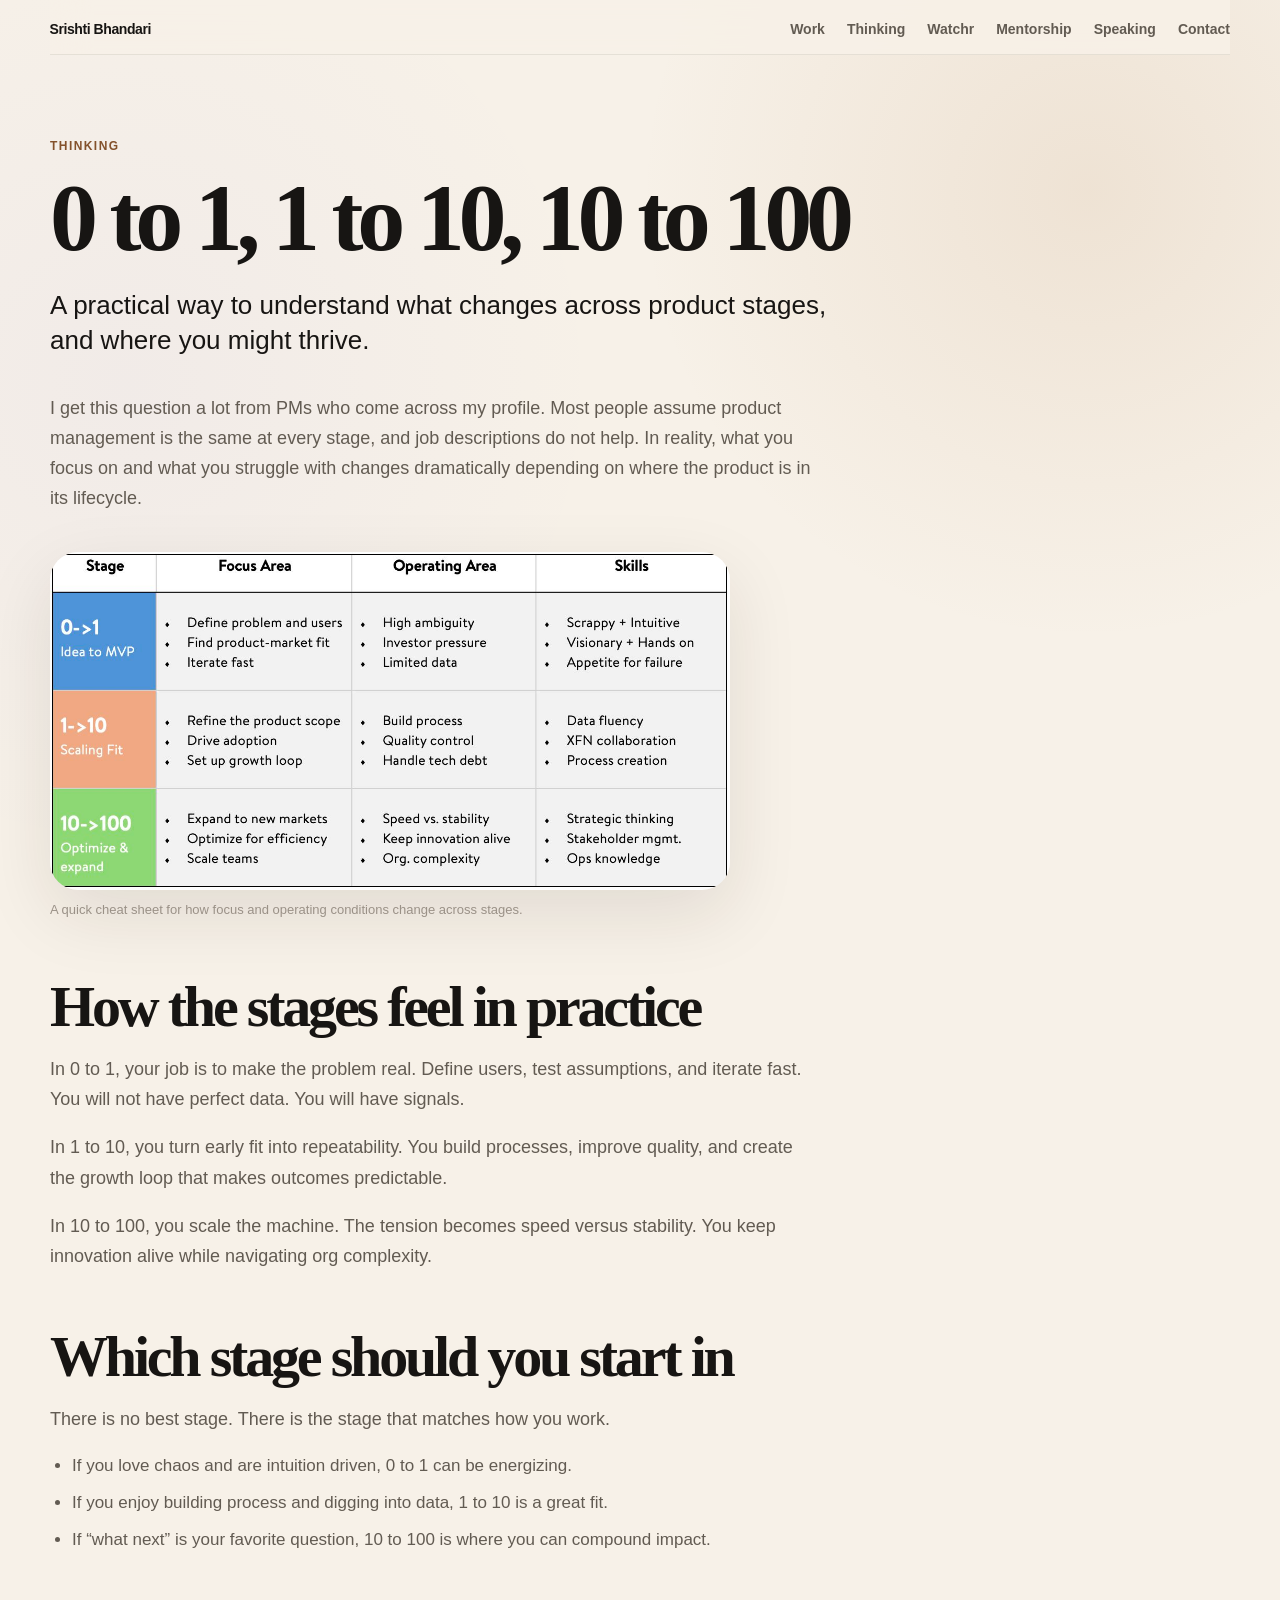
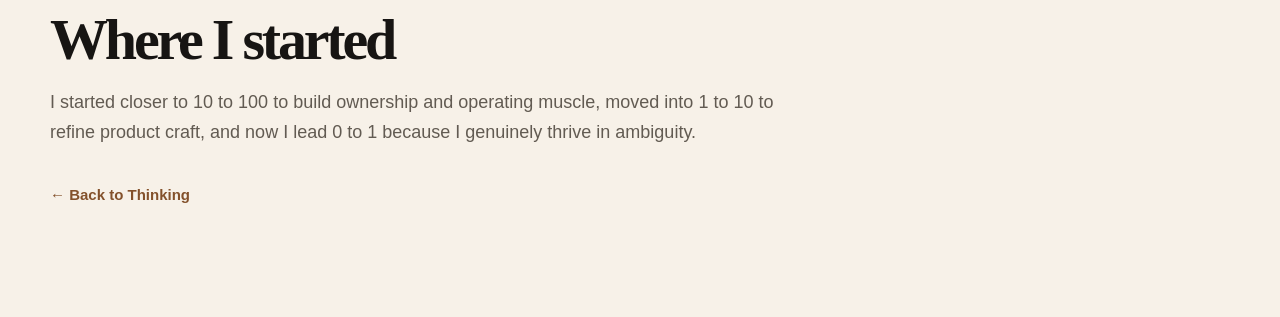
<file: thinking-01-product-stages.html>
<!DOCTYPE html>
<html>
<head>
  <meta charset="UTF-8" />
  <title>0 to 1, 1 to 10, 10 to 100</title>
  <meta name="viewport" content="width=device-width, initial-scale=1" />
  <link rel="stylesheet" href="style.css" />
</head>
<body>

<header class="site-header">
  <a class="site-mark" href="index.html">Srishti Bhandari</a>

  <nav class="nav-links" aria-label="Main navigation">
    <a href="index.html#work">Work</a>
    <a href="index.html#thinking">Thinking</a>
    <a href="index.html#watchr">Watchr</a>
    <a href="index.html#mentorship">Mentorship</a>
    <a href="index.html#speaking">Speaking</a>
    <a href="index.html#contact">Contact</a>
  </nav>
</header>

<div class="container">
  <div class="article">
    <div class="kicker">Thinking</div>
    <h1>0 to 1, 1 to 10, 10 to 100</h1>
    <p class="small">A practical way to understand what changes across product stages, and where you might thrive.</p>

    <p>
      I get this question a lot from PMs who come across my profile. Most people assume product management is the same at every stage, and job descriptions do not help.
      In reality, what you focus on and what you struggle with changes dramatically depending on where the product is in its lifecycle.
    </p>

    <div class="figure">
      <img src="images/thinking-product-stages.jpg" alt="0 to 1, 1 to 10, 10 to 100 table" />
      <div class="caption">A quick cheat sheet for how focus and operating conditions change across stages.</div>
    </div>

    <h2>How the stages feel in practice</h2>
    <p>
      In 0 to 1, your job is to make the problem real. Define users, test assumptions, and iterate fast. You will not have perfect data. You will have signals.
    </p>
    <p>
      In 1 to 10, you turn early fit into repeatability. You build processes, improve quality, and create the growth loop that makes outcomes predictable.
    </p>
    <p>
      In 10 to 100, you scale the machine. The tension becomes speed versus stability. You keep innovation alive while navigating org complexity.
    </p>

    <h2>Which stage should you start in</h2>
    <p>
      There is no best stage. There is the stage that matches how you work.
    </p>
    <ul>
      <li>If you love chaos and are intuition driven, 0 to 1 can be energizing.</li>
      <li>If you enjoy building process and digging into data, 1 to 10 is a great fit.</li>
      <li>If “what next” is your favorite question, 10 to 100 is where you can compound impact.</li>
    </ul>

    <h2>Where I started</h2>
    <p>
      I started closer to 10 to 100 to build ownership and operating muscle, moved into 1 to 10 to refine product craft, and now I lead 0 to 1 because I genuinely thrive in ambiguity.
    </p>

    <div style="margin-top: 34px;">
      <a class="btn-secondary" href="index.html#thinking">← Back to Thinking</a>
    </div>
  </div>
</div>

</body>
</html>
</file>
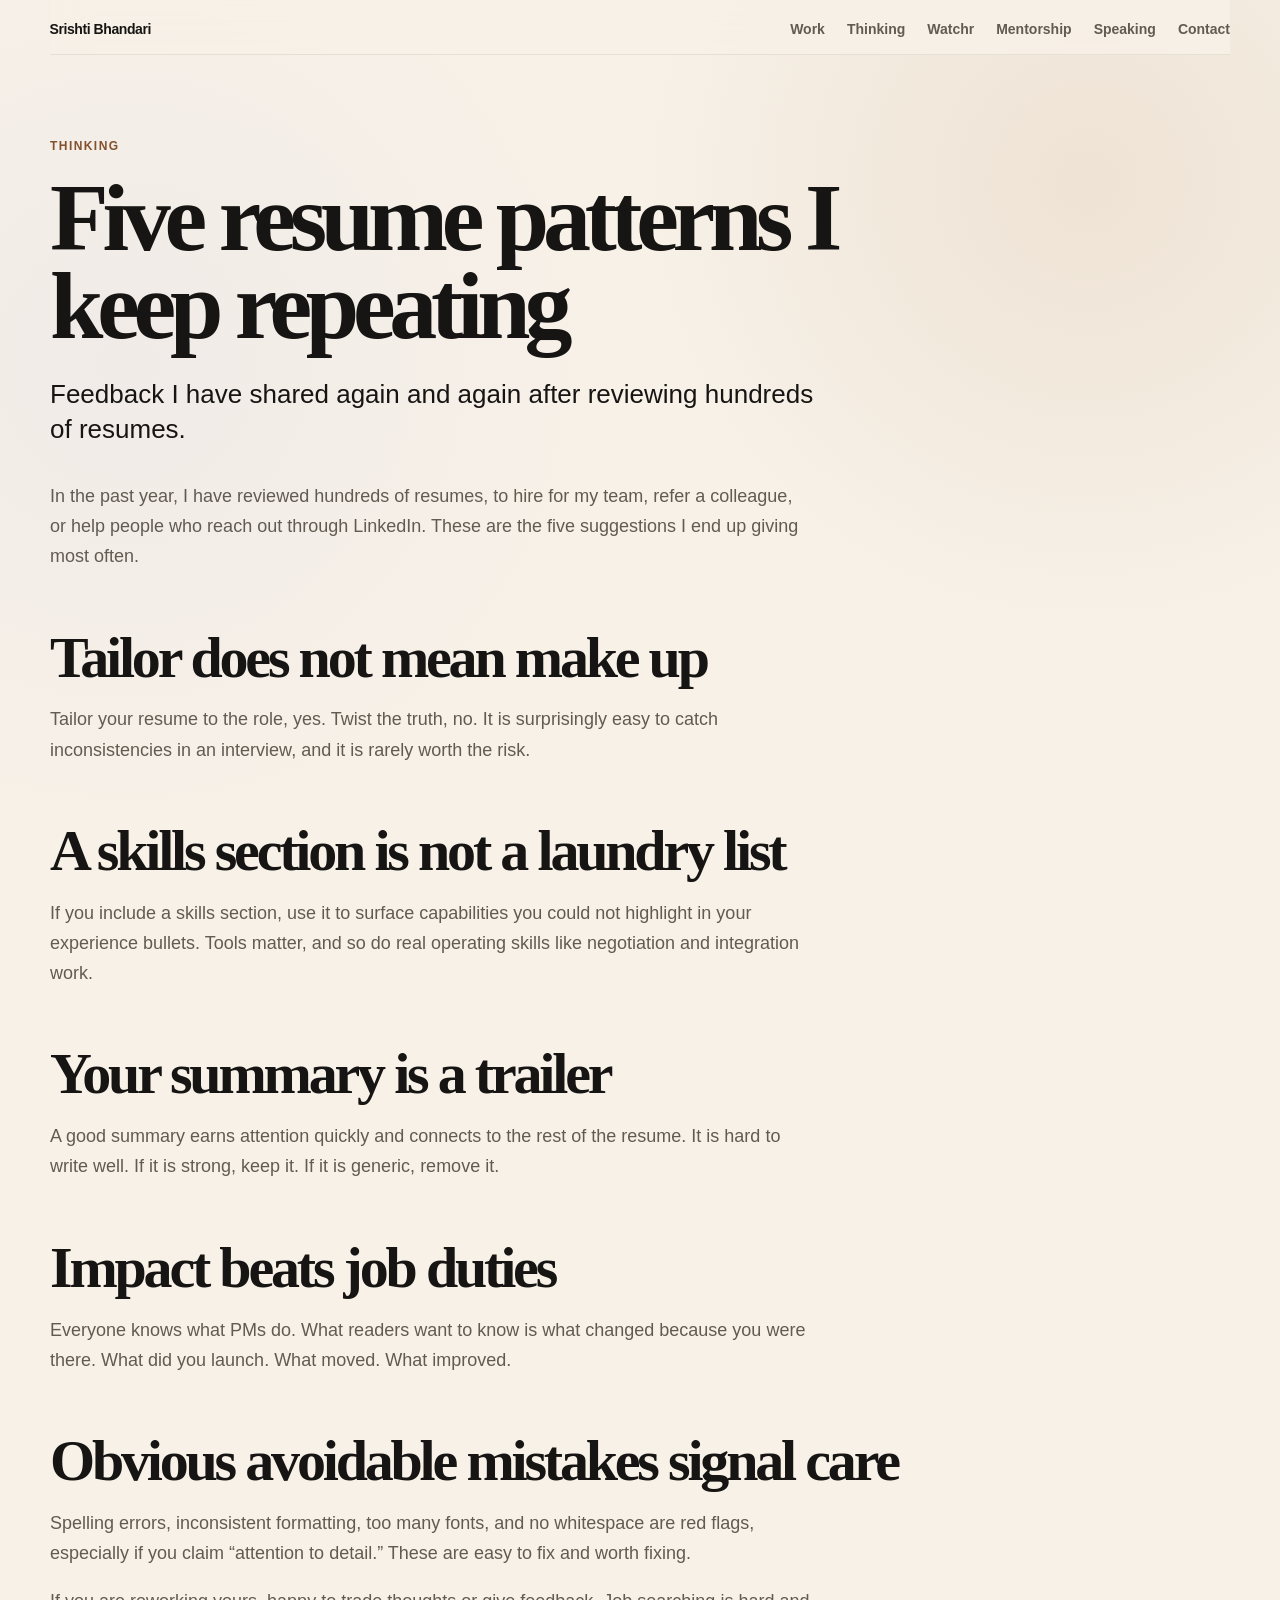
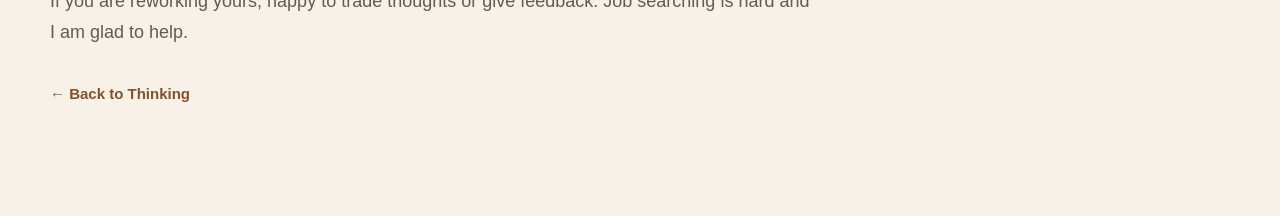
<file: thinking-02-resume-tips.html>
<!DOCTYPE html>
<html>
<head>
  <meta charset="UTF-8" />
  <title>Five resume patterns I keep repeating</title>
  <meta name="viewport" content="width=device-width, initial-scale=1" />
  <link rel="stylesheet" href="style.css" />
</head>
<body>

<header class="site-header">
  <a class="site-mark" href="index.html">Srishti Bhandari</a>

  <nav class="nav-links" aria-label="Main navigation">
    <a href="index.html#work">Work</a>
    <a href="index.html#thinking">Thinking</a>
    <a href="index.html#watchr">Watchr</a>
    <a href="index.html#mentorship">Mentorship</a>
    <a href="index.html#speaking">Speaking</a>
    <a href="index.html#contact">Contact</a>
  </nav>
</header>

<div class="container">
  <div class="article">
    <div class="kicker">Thinking</div>
    <h1>Five resume patterns I keep repeating</h1>
    <p class="small">Feedback I have shared again and again after reviewing hundreds of resumes.</p>

    <p>
      In the past year, I have reviewed hundreds of resumes, to hire for my team, refer a colleague, or help people who reach out through LinkedIn.
      These are the five suggestions I end up giving most often.
    </p>

    <h2>Tailor does not mean make up</h2>
    <p>
      Tailor your resume to the role, yes. Twist the truth, no. It is surprisingly easy to catch inconsistencies in an interview, and it is rarely worth the risk.
    </p>

    <h2>A skills section is not a laundry list</h2>
    <p>
      If you include a skills section, use it to surface capabilities you could not highlight in your experience bullets. Tools matter, and so do real operating skills like negotiation and integration work.
    </p>

    <h2>Your summary is a trailer</h2>
    <p>
      A good summary earns attention quickly and connects to the rest of the resume. It is hard to write well. If it is strong, keep it. If it is generic, remove it.
    </p>

    <h2>Impact beats job duties</h2>
    <p>
      Everyone knows what PMs do. What readers want to know is what changed because you were there. What did you launch. What moved. What improved.
    </p>

    <h2>Obvious avoidable mistakes signal care</h2>
    <p>
      Spelling errors, inconsistent formatting, too many fonts, and no whitespace are red flags, especially if you claim “attention to detail.” These are easy to fix and worth fixing.
    </p>

    <p>
      If you are reworking yours, happy to trade thoughts or give feedback. Job searching is hard and I am glad to help.
    </p>

    <div style="margin-top: 34px;">
      <a class="btn-secondary" href="index.html#thinking">← Back to Thinking</a>
    </div>
  </div>
</div>

</body>
</html>
</file>
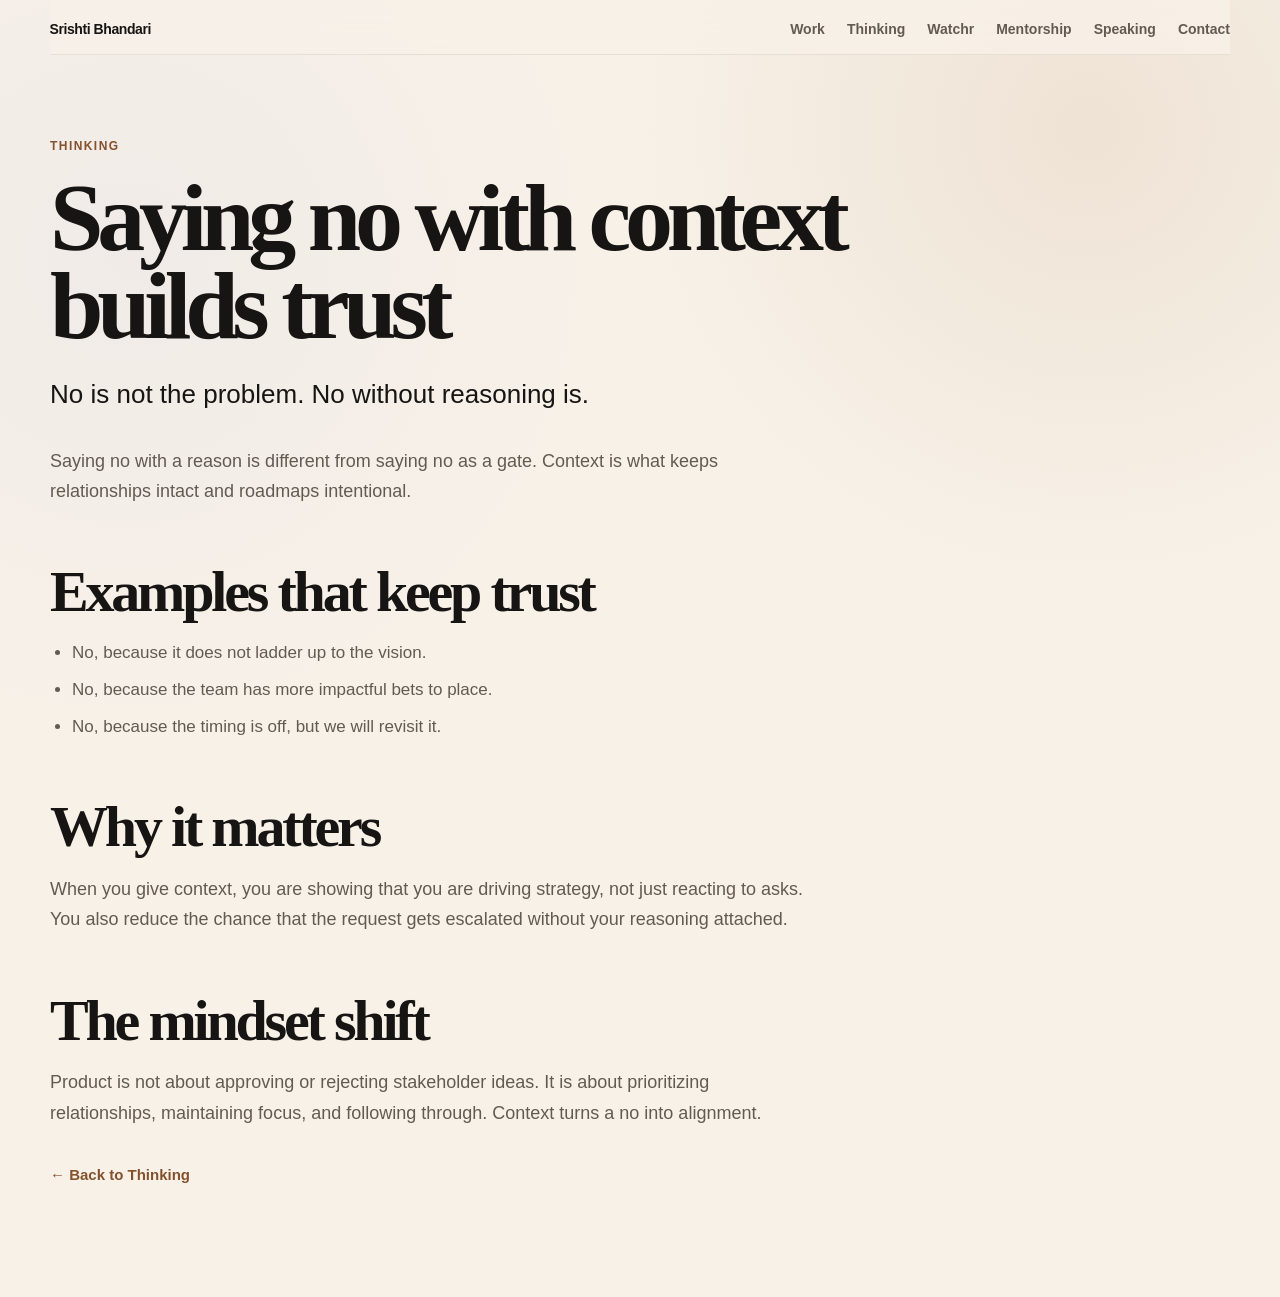
<file: thinking-03-saying-no.html>
<!DOCTYPE html>
<html>
<head>
  <meta charset="UTF-8" />
  <title>Saying no with context builds trust</title>
  <meta name="viewport" content="width=device-width, initial-scale=1" />
  <link rel="stylesheet" href="style.css" />
</head>
<body>

<header class="site-header">
  <a class="site-mark" href="index.html">Srishti Bhandari</a>

  <nav class="nav-links" aria-label="Main navigation">
    <a href="index.html#work">Work</a>
    <a href="index.html#thinking">Thinking</a>
    <a href="index.html#watchr">Watchr</a>
    <a href="index.html#mentorship">Mentorship</a>
    <a href="index.html#speaking">Speaking</a>
    <a href="index.html#contact">Contact</a>
  </nav>
</header>

<div class="container">
  <div class="article">
    <div class="kicker">Thinking</div>
    <h1>Saying no with context builds trust</h1>
    <p class="small">No is not the problem. No without reasoning is.</p>

    <p>
      Saying no with a reason is different from saying no as a gate. Context is what keeps relationships intact and roadmaps intentional.
    </p>

    <h2>Examples that keep trust</h2>
    <ul>
      <li>No, because it does not ladder up to the vision.</li>
      <li>No, because the team has more impactful bets to place.</li>
      <li>No, because the timing is off, but we will revisit it.</li>
    </ul>

    <h2>Why it matters</h2>
    <p>
      When you give context, you are showing that you are driving strategy, not just reacting to asks. You also reduce the chance that the request gets escalated without your reasoning attached.
    </p>

    <h2>The mindset shift</h2>
    <p>
      Product is not about approving or rejecting stakeholder ideas. It is about prioritizing relationships, maintaining focus, and following through.
      Context turns a no into alignment.
    </p>

    <div style="margin-top: 34px;">
      <a class="btn-secondary" href="index.html#thinking">← Back to Thinking</a>
    </div>
  </div>
</div>

</body>
</html>
</file>
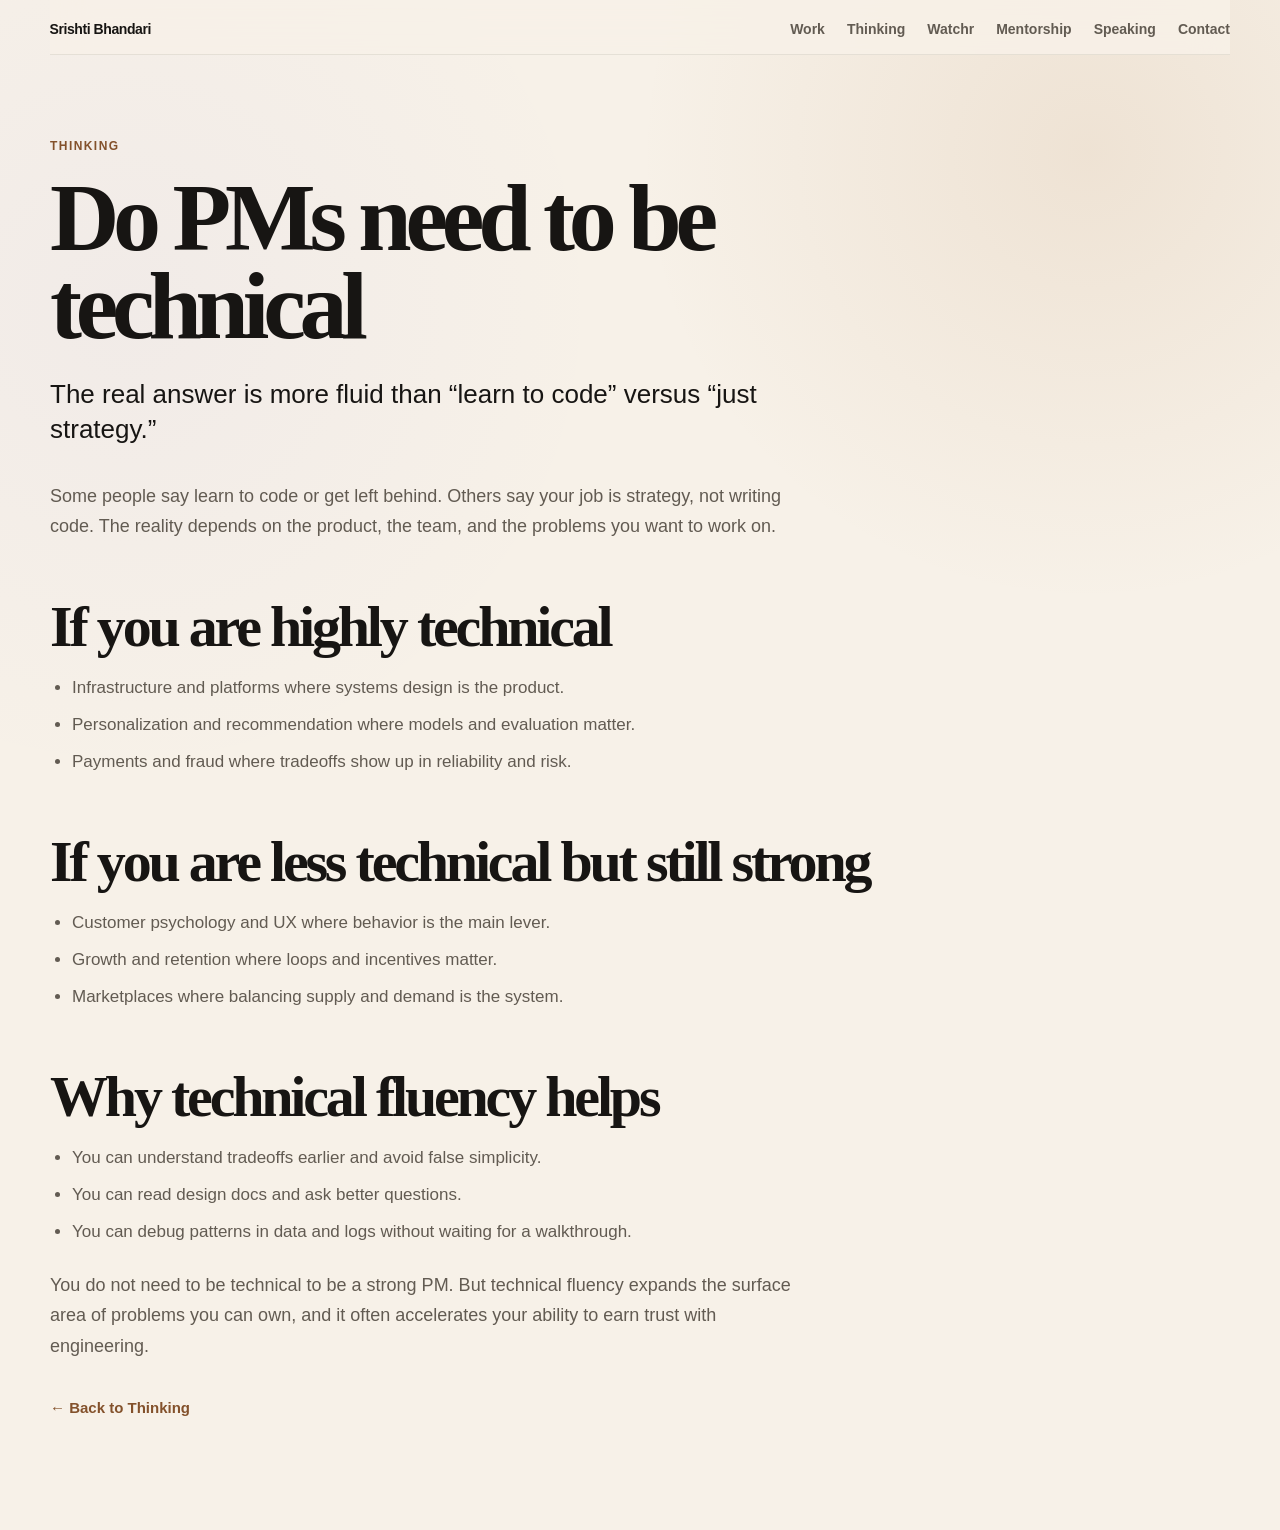
<file: thinking-04-technical-pm.html>
<!DOCTYPE html>
<html>
<head>
  <meta charset="UTF-8" />
  <title>Do PMs need to be technical</title>
  <meta name="viewport" content="width=device-width, initial-scale=1" />
  <link rel="stylesheet" href="style.css" />
</head>
<body>

<header class="site-header">
  <a class="site-mark" href="index.html">Srishti Bhandari</a>

  <nav class="nav-links" aria-label="Main navigation">
    <a href="index.html#work">Work</a>
    <a href="index.html#thinking">Thinking</a>
    <a href="index.html#watchr">Watchr</a>
    <a href="index.html#mentorship">Mentorship</a>
    <a href="index.html#speaking">Speaking</a>
    <a href="index.html#contact">Contact</a>
  </nav>
</header>

<div class="container">
  <div class="article">
    <div class="kicker">Thinking</div>
    <h1>Do PMs need to be technical</h1>
    <p class="small">The real answer is more fluid than “learn to code” versus “just strategy.”</p>

    <p>
      Some people say learn to code or get left behind. Others say your job is strategy, not writing code.
      The reality depends on the product, the team, and the problems you want to work on.
    </p>

    <h2>If you are highly technical</h2>
    <ul>
      <li>Infrastructure and platforms where systems design is the product.</li>
      <li>Personalization and recommendation where models and evaluation matter.</li>
      <li>Payments and fraud where tradeoffs show up in reliability and risk.</li>
    </ul>

    <h2>If you are less technical but still strong</h2>
    <ul>
      <li>Customer psychology and UX where behavior is the main lever.</li>
      <li>Growth and retention where loops and incentives matter.</li>
      <li>Marketplaces where balancing supply and demand is the system.</li>
    </ul>

    <h2>Why technical fluency helps</h2>
    <ul>
      <li>You can understand tradeoffs earlier and avoid false simplicity.</li>
      <li>You can read design docs and ask better questions.</li>
      <li>You can debug patterns in data and logs without waiting for a walkthrough.</li>
    </ul>

    <p>
      You do not need to be technical to be a strong PM. But technical fluency expands the surface area of problems you can own, and it often accelerates your ability to earn trust with engineering.
    </p>

    <div style="margin-top: 34px;">
      <a class="btn-secondary" href="index.html#thinking">← Back to Thinking</a>
    </div>
  </div>
</div>

</body>
</html>
</file>
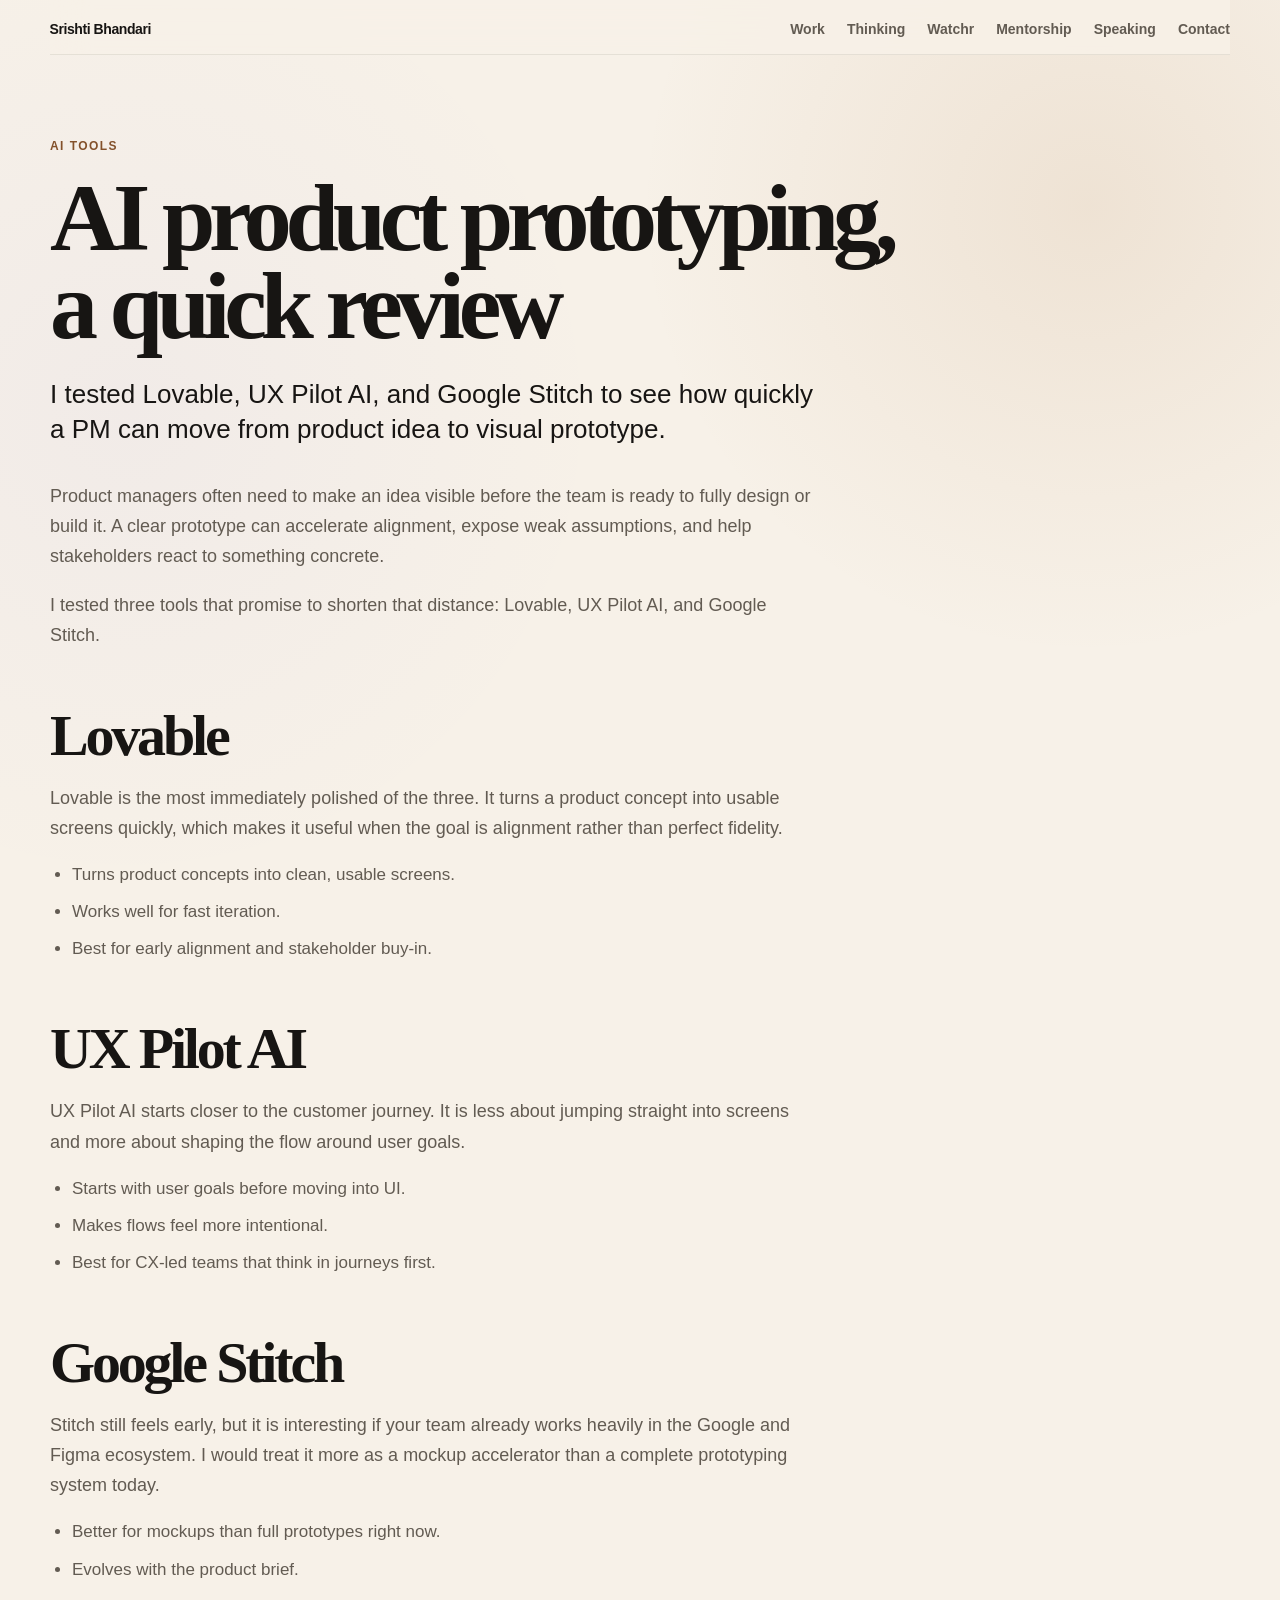
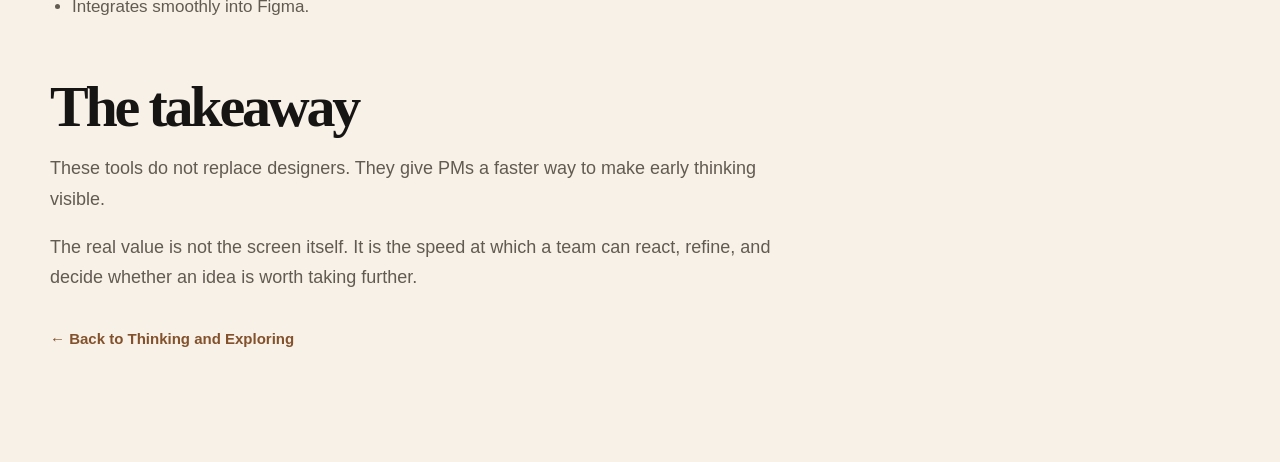
<file: thinking-05-ai-prototyping.html>
<!DOCTYPE html>
<html>
<head>
  <meta charset="UTF-8" />
  <title>AI product prototyping, a quick review</title>
  <meta name="viewport" content="width=device-width, initial-scale=1" />
  <link rel="stylesheet" href="style.css" />
</head>
<body>

<header class="site-header">
  <a class="site-mark" href="index.html">Srishti Bhandari</a>

  <nav class="nav-links" aria-label="Main navigation">
    <a href="index.html#work">Work</a>
    <a href="index.html#thinking">Thinking</a>
    <a href="index.html#watchr">Watchr</a>
    <a href="index.html#mentorship">Mentorship</a>
    <a href="index.html#speaking">Speaking</a>
    <a href="index.html#contact">Contact</a>
  </nav>
</header>

<div class="container">
  <div class="article">
    <div class="kicker">AI Tools</div>
    <h1>AI product prototyping, a quick review</h1>
    <p class="hero-lede">
      I tested Lovable, UX Pilot AI, and Google Stitch to see how quickly a PM can move from product idea to visual prototype.
    </p>

    <p>
      Product managers often need to make an idea visible before the team is ready to fully design or build it. A clear prototype can accelerate alignment, expose weak assumptions, and help stakeholders react to something concrete.
    </p>

    <p>
      I tested three tools that promise to shorten that distance: Lovable, UX Pilot AI, and Google Stitch.
    </p>

    <h2>Lovable</h2>
    <p>
      Lovable is the most immediately polished of the three. It turns a product concept into usable screens quickly, which makes it useful when the goal is alignment rather than perfect fidelity.
    </p>

    <ul>
      <li>Turns product concepts into clean, usable screens.</li>
      <li>Works well for fast iteration.</li>
      <li>Best for early alignment and stakeholder buy-in.</li>
    </ul>

    <h2>UX Pilot AI</h2>
    <p>
      UX Pilot AI starts closer to the customer journey. It is less about jumping straight into screens and more about shaping the flow around user goals.
    </p>

    <ul>
      <li>Starts with user goals before moving into UI.</li>
      <li>Makes flows feel more intentional.</li>
      <li>Best for CX-led teams that think in journeys first.</li>
    </ul>

    <h2>Google Stitch</h2>
    <p>
      Stitch still feels early, but it is interesting if your team already works heavily in the Google and Figma ecosystem. I would treat it more as a mockup accelerator than a complete prototyping system today.
    </p>

    <ul>
      <li>Better for mockups than full prototypes right now.</li>
      <li>Evolves with the product brief.</li>
      <li>Integrates smoothly into Figma.</li>
    </ul>

    <h2>The takeaway</h2>
    <p>
      These tools do not replace designers. They give PMs a faster way to make early thinking visible.
    </p>

    <p>
      The real value is not the screen itself. It is the speed at which a team can react, refine, and decide whether an idea is worth taking further.
    </p>

    <div style="margin-top: 34px;">
      <a class="btn-secondary" href="index.html#thinking">← Back to Thinking and Exploring</a>
    </div>
  </div>
</div>

</body>
</html>
</file>
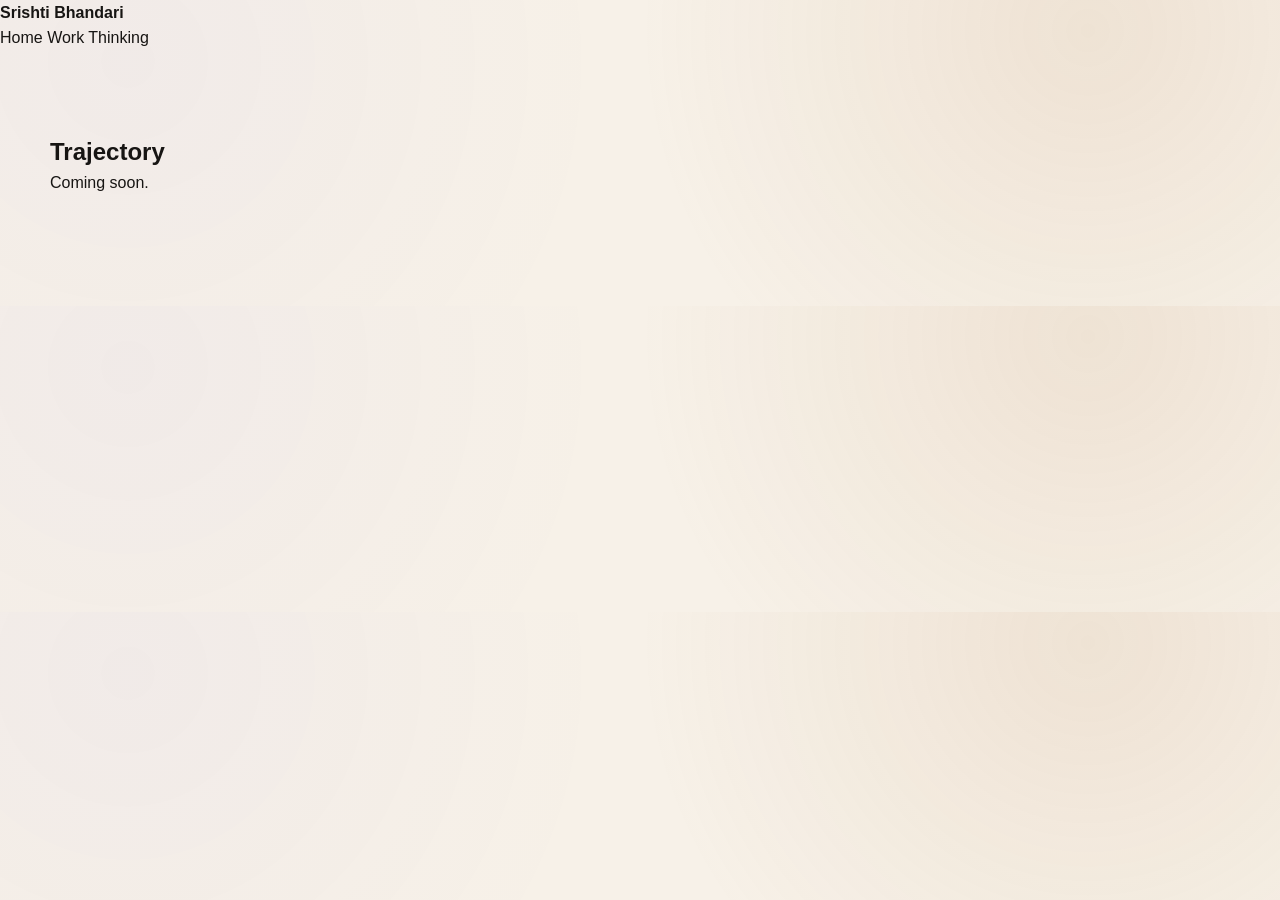
<file: trajectory.html>
<!DOCTYPE html>
<html>
<head>
  <meta charset="UTF-8">
  <title>Trajectory | Srishti Bhandari</title>
  <meta name="viewport" content="width=device-width, initial-scale=1">
  <link rel="stylesheet" href="style.css">
</head>
<body>

<nav>
  <div><strong>Srishti Bhandari</strong></div>
  <div>
    <a href="index.html">Home</a>
    <a href="work.html">Work</a>
    <a href="insights.html">Thinking</a>
  </div>
</nav>

<div class="container">
  <h2>Trajectory</h2>
  <p>Coming soon.</p>
</div>

</body>
</html>
</file>
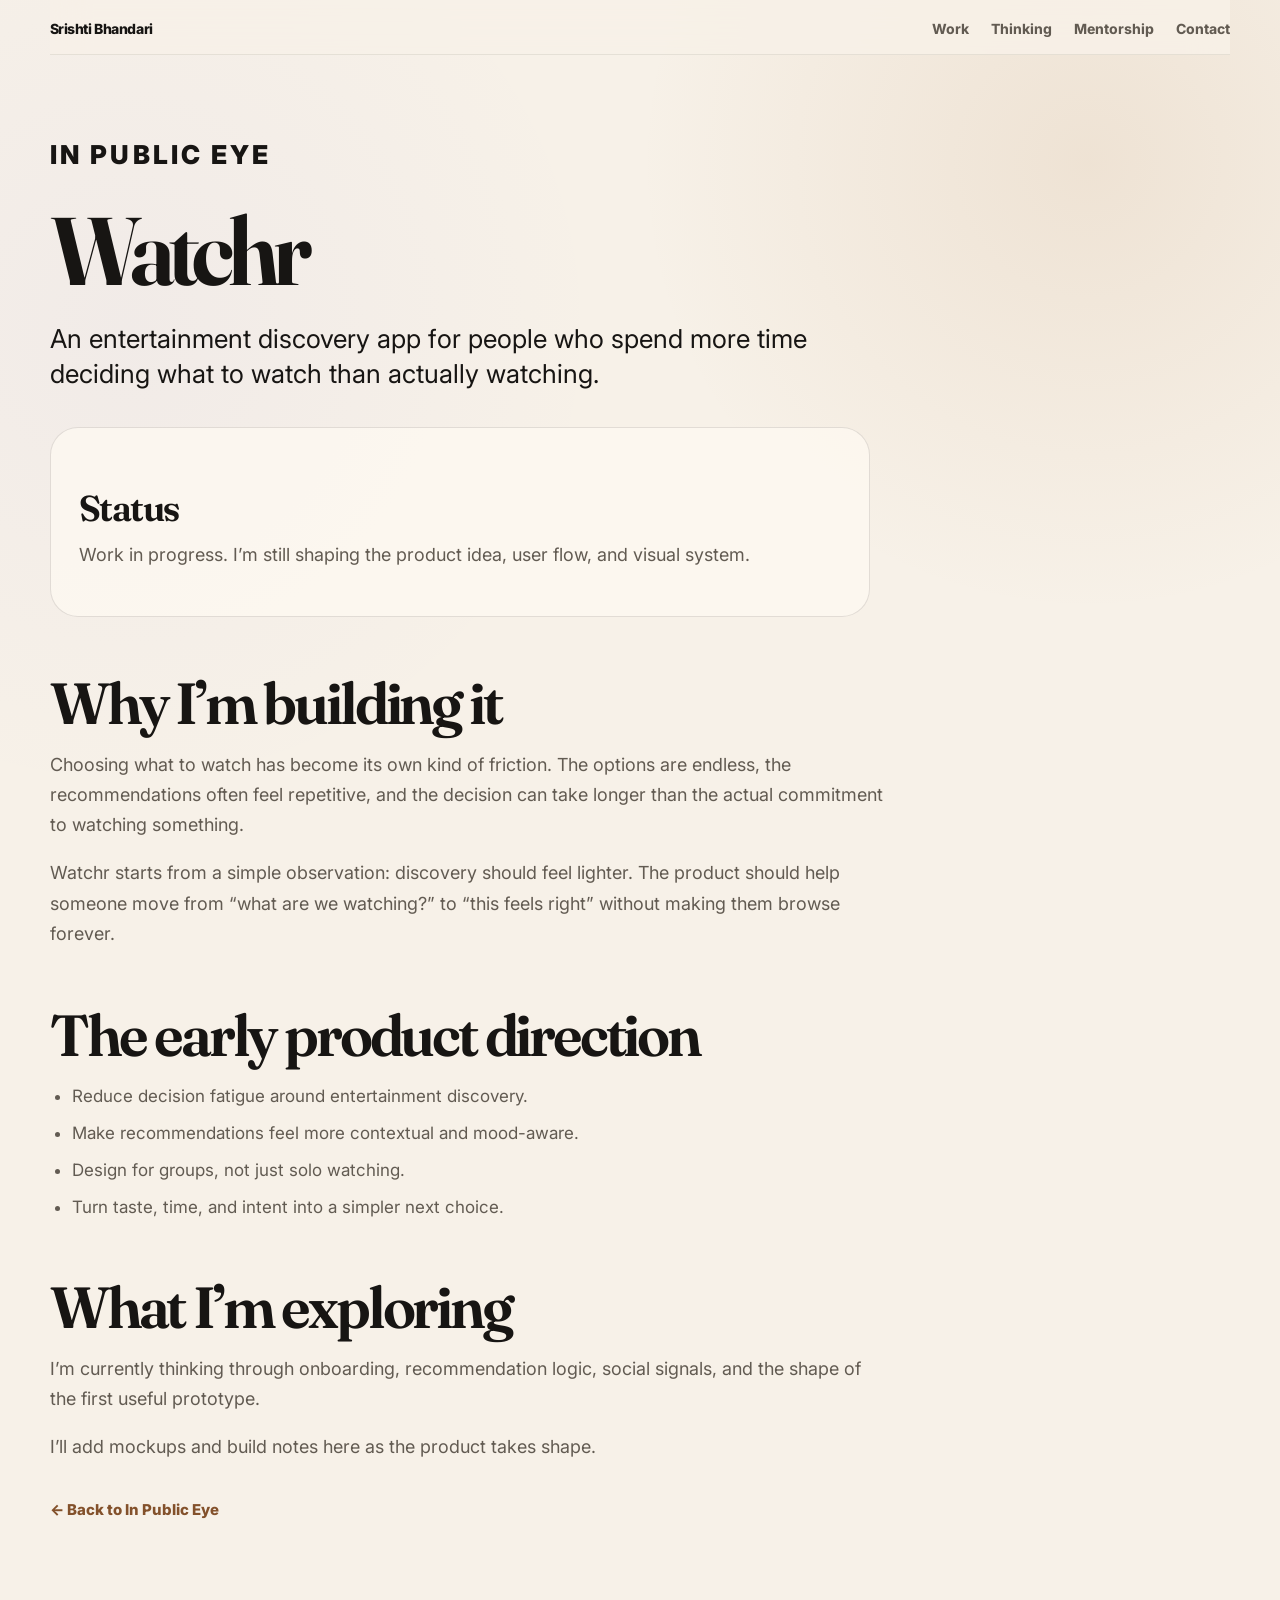
<file: watchr.html>
<!DOCTYPE html>
<html lang="en">
<head>
  <meta charset="UTF-8" />
  <title>Watchr — Srishti Bhandari</title>
  <meta name="viewport" content="width=device-width, initial-scale=1" />

  <link rel="preconnect" href="https://fonts.googleapis.com">
  <link rel="preconnect" href="https://fonts.gstatic.com" crossorigin>
  <link href="https://fonts.googleapis.com/css2?family=Fraunces:opsz,wght@9..144,500;9..144,600;9..144,700&family=Inter:wght@400;500;600;700;800&display=swap" rel="stylesheet">

  <link rel="stylesheet" href="style.css" />
</head>

<body>

<header class="site-header">
  <a class="site-mark" href="index.html">Srishti Bhandari</a>

  <nav class="nav-links" aria-label="Main navigation">
    <a href="index.html#work">Work</a>
    <a href="index.html#thinking">Thinking</a>
    <a href="index.html#mentorship">Mentorship</a>
    <a href="index.html#contact">Contact</a>
  </nav>
</header>

<main>
  <section class="container">
    <article class="article">
      <p class="kicker">In Public Eye</p>

      <h1>Watchr</h1>

      <p class="hero-lede">
        An entertainment discovery app for people who spend more time deciding what to watch than actually watching.
      </p>

      <div class="article-callout">
        <h3>Status</h3>
        <p>
          Work in progress. I’m still shaping the product idea, user flow, and visual system.
        </p>
      </div>

      <h2>Why I’m building it</h2>
      <p>
        Choosing what to watch has become its own kind of friction. The options are endless, the recommendations often feel repetitive, and the decision can take longer than the actual commitment to watching something.
      </p>

      <p>
        Watchr starts from a simple observation: discovery should feel lighter. The product should help someone move from “what are we watching?” to “this feels right” without making them browse forever.
      </p>

      <h2>The early product direction</h2>
      <ul>
        <li>Reduce decision fatigue around entertainment discovery.</li>
        <li>Make recommendations feel more contextual and mood-aware.</li>
        <li>Design for groups, not just solo watching.</li>
        <li>Turn taste, time, and intent into a simpler next choice.</li>
      </ul>

      <h2>What I’m exploring</h2>
      <p>
        I’m currently thinking through onboarding, recommendation logic, social signals, and the shape of the first useful prototype.
      </p>

      <p>
        I’ll add mockups and build notes here as the product takes shape.
      </p>

      <div style="margin-top: 34px;">
        <a class="btn-secondary" href="index.html#building">← Back to In Public Eye</a>
      </div>
    </article>
  </section>
</main>

</body>
</html>
</file>
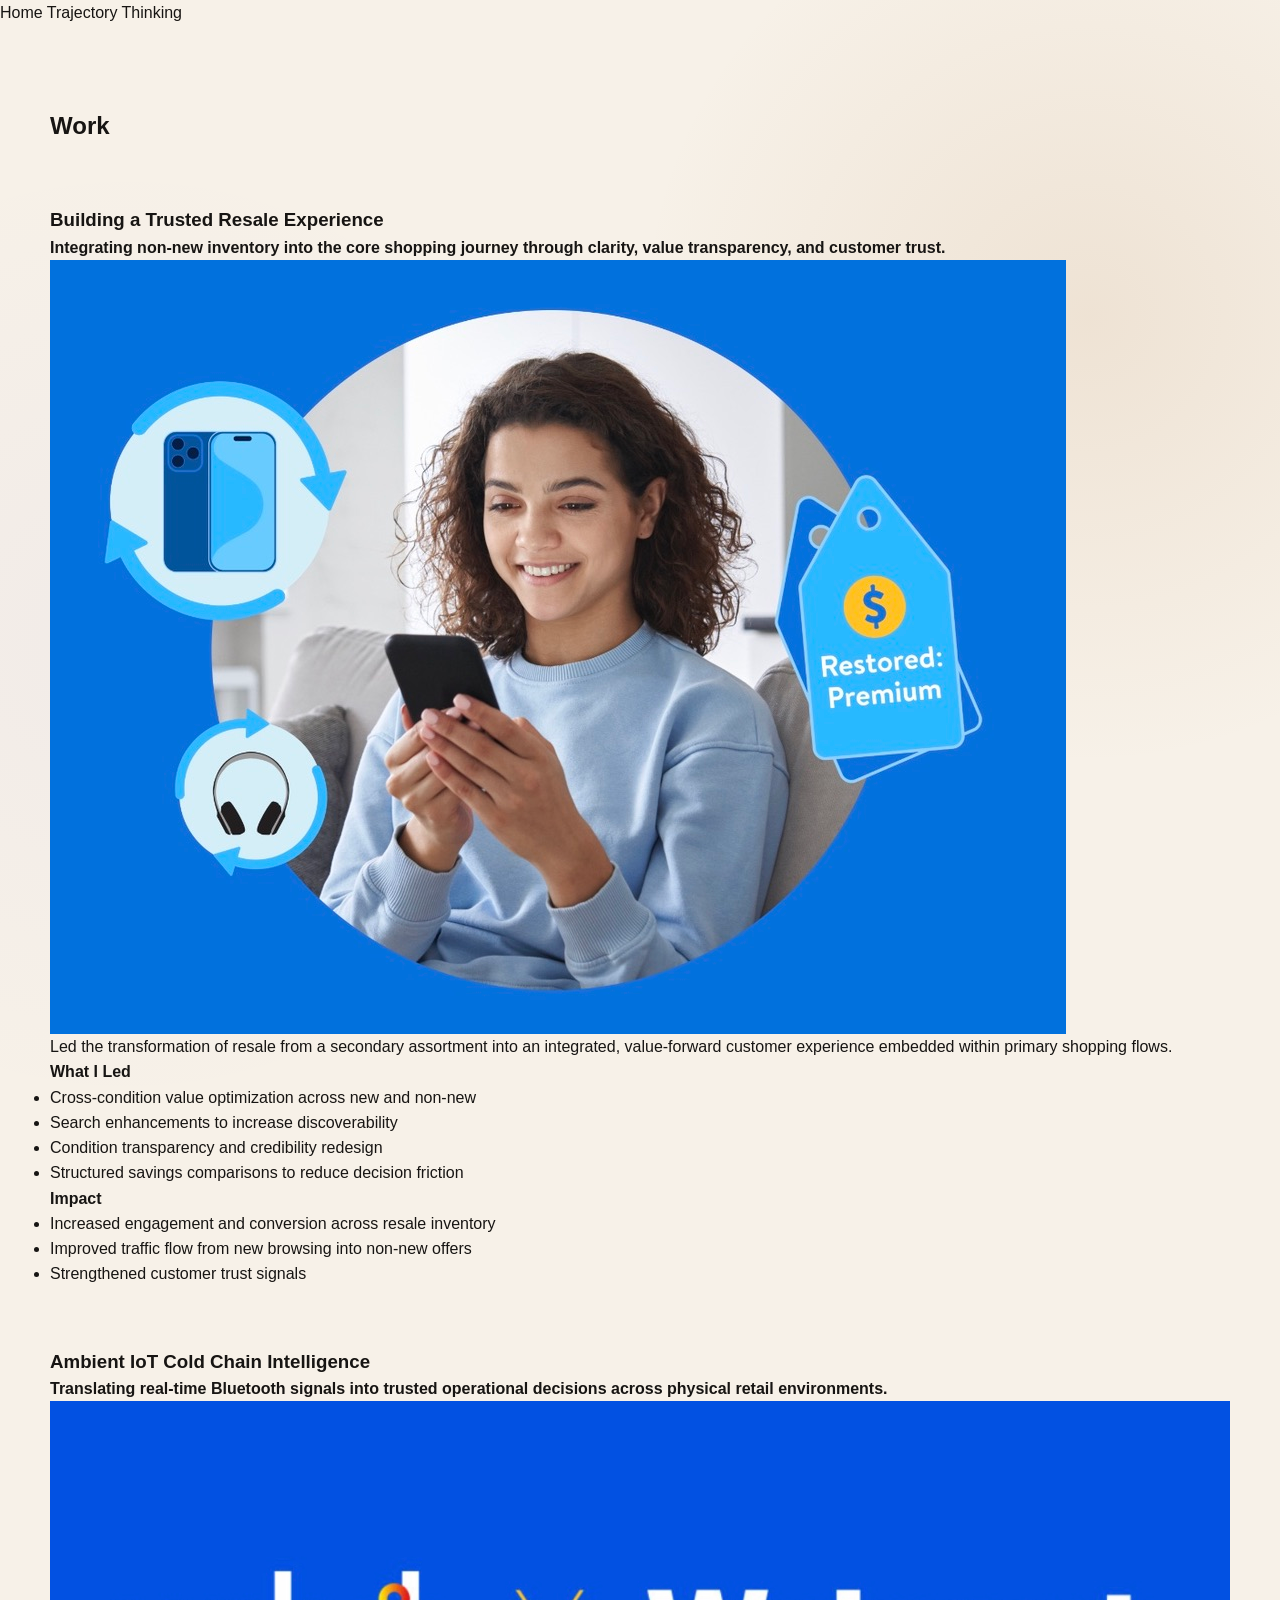
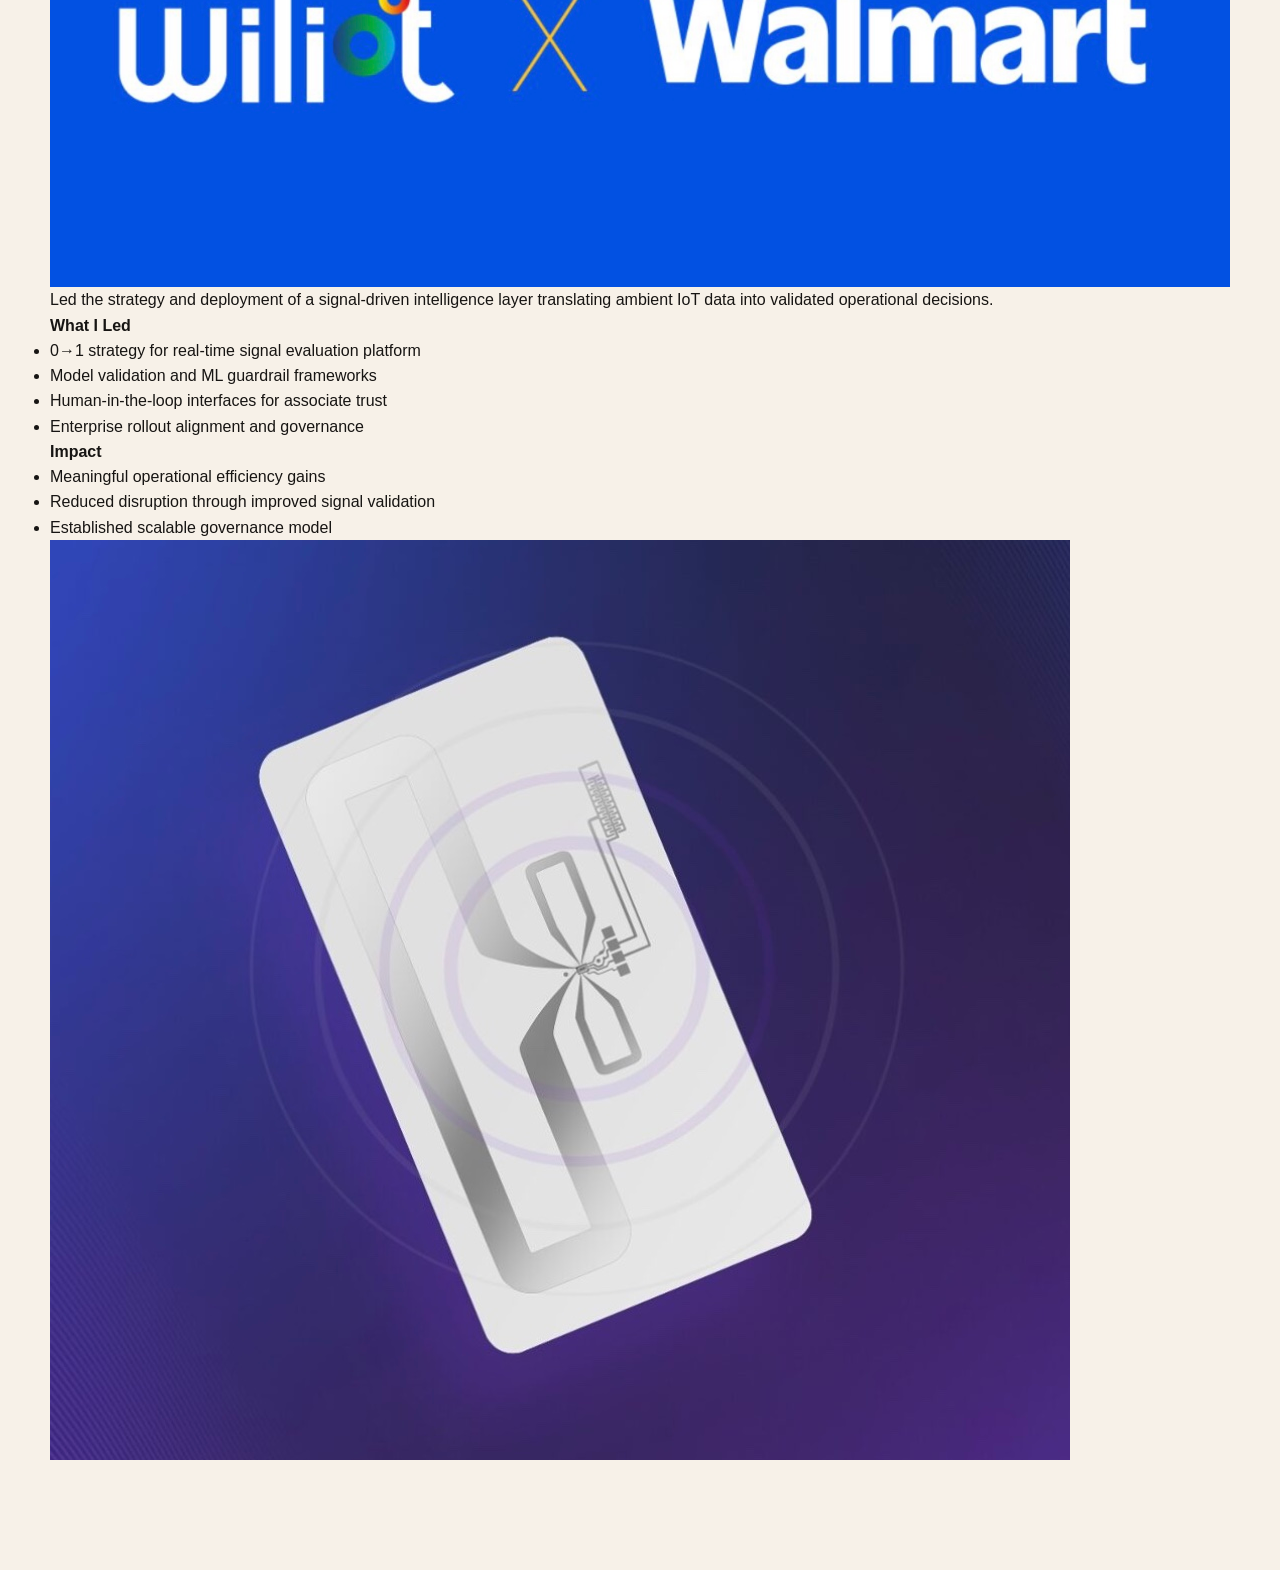
<file: work.html>
<!DOCTYPE html>
<html>
<head>
  <meta charset="UTF-8">
  <title>Work | Srishti Bhandari</title>
  <meta name="viewport" content="width=device-width, initial-scale=1">
  <link rel="stylesheet" href="style.css">
</head>
<body>

<nav>
  <div></div>
  <div>
    <a href="index.html">Home</a>
    <a href="trajectory.html">Trajectory</a>
    <a href="insights.html">Thinking</a>
  </div>
</nav>

<div class="container">

  <h2>Work</h2>

  <!-- Marketplace Case Study -->
  <div style="margin-top: 60px;">

    <h3>Building a Trusted Resale Experience</h3>
    <p><strong>Integrating non-new inventory into the core shopping journey through clarity, value transparency, and customer trust.</strong></p>

    <img class="case-image" src="images/marketplace.jpg" alt="Marketplace resale storefront">

    <p>
      Led the transformation of resale from a secondary assortment into an integrated, value-forward customer experience embedded within primary shopping flows.
    </p>

    <p><strong>What I Led</strong></p>
    <ul>
      <li>Cross-condition value optimization across new and non-new</li>
      <li>Search enhancements to increase discoverability</li>
      <li>Condition transparency and credibility redesign</li>
      <li>Structured savings comparisons to reduce decision friction</li>
    </ul>

    <p><strong>Impact</strong></p>
    <ul>
      <li>Increased engagement and conversion across resale inventory</li>
      <li>Improved traffic flow from new browsing into non-new offers</li>
      <li>Strengthened customer trust signals</li>
    </ul>

  </div>

  <div class="section-divider"></div>

  <!-- IoT Case Study -->
  <div style="margin-top: 60px;">

    <h3>Ambient IoT Cold Chain Intelligence</h3>
    <p><strong>Translating real-time Bluetooth signals into trusted operational decisions across physical retail environments.</strong></p>

    <img class="case-image" src="images/iot-walmart-wiliot.jpg" alt="Wiliot x Walmart partnership">

    <p>
      Led the strategy and deployment of a signal-driven intelligence layer translating ambient IoT data into validated operational decisions.
    </p>

    <p><strong>What I Led</strong></p>
    <ul>
      <li>0→1 strategy for real-time signal evaluation platform</li>
      <li>Model validation and ML guardrail frameworks</li>
      <li>Human-in-the-loop interfaces for associate trust</li>
      <li>Enterprise rollout alignment and governance</li>
    </ul>

    <p><strong>Impact</strong></p>
    <ul>
      <li>Meaningful operational efficiency gains</li>
      <li>Reduced disruption through improved signal validation</li>
      <li>Established scalable governance model</li>
    </ul>

    <img class="case-image" src="images/iot-tag.jpg" alt="Bluetooth pallet tag technology">

  </div>

</div>

</body>
</html>
</file>
<file: style.css>
/* =========================
   RESET + TOKENS
   ========================= */

*{
  box-sizing: border-box;
  margin: 0;
  padding: 0;
}

:root{
  --cream: #f7f1e8;
  --paper: #fffaf3;
  --cream-soft: #efe4d6;
  --charcoal: #171513;
  --muted: #625b52;
  --soft: #9a9187;
  --line: rgba(36, 30, 24, 0.12);
  --bronze: #b07a43;
  --bronze-dark: #83512b;
  --indigo: #4f46e5;
  --shadow: 0 24px 70px rgba(44, 33, 24, 0.10);
  --serif: "Fraunces", Georgia, serif;
  --sans: "Inter", -apple-system, BlinkMacSystemFont, "Segoe UI", sans-serif;
}

html{
  scroll-behavior: smooth;
  scroll-padding-top: 110px;
}

body{
  background:
    radial-gradient(circle at 85% 10%, rgba(176, 122, 67, 0.12), transparent 28rem),
    radial-gradient(circle at 10% 20%, rgba(79, 70, 229, 0.035), transparent 30rem),
    var(--cream);
  color: var(--charcoal);
  font-family: var(--sans);
  line-height: 1.58;
  text-rendering: optimizeLegibility;
}

a{
  color: inherit;
  text-decoration: none;
}

img{
  display: block;
  max-width: 100%;
}

::selection{
  background: rgba(176, 122, 67, 0.22);
}


/* =========================
   GLOBAL LAYOUT
   ========================= */

.section-shell{
  width: min(1180px, calc(100% - 48px));
  margin: 0 auto;
}

.section-block{
  padding: 86px 0;
  border-top: 1px solid var(--line);
}

.compact-section{
  padding: 70px 0;
}

#work,
#evolution,
#systems-map,
#thinking,
#watchr,
#mentorship,
#speaking,
#papers,
#contact{
  scroll-margin-top: 120px;
}


/* =========================
   TYPOGRAPHY HELPERS
   ========================= */

.section-kicker,
.eyebrow,
.meta,
.pill{
  color: var(--bronze-dark);
  text-transform: uppercase;
  letter-spacing: 0.12em;
  font-size: 12px;
  font-weight: 850;
}

.text-link,
.book-card a,
.paper-grid a,
.btn-secondary{
  color: var(--bronze-dark);
  font-weight: 800;
  font-size: 15px;
  transition: color 0.18s ease;
}

.text-link:hover,
.book-card a:hover,
.paper-grid a:hover,
.btn-secondary:hover{
  color: var(--indigo);
}

.text-link span,
.book-card a span,
.paper-grid a span{
  display: inline-block;
  transition: transform 0.18s ease;
}

.text-link:hover span,
.book-card a:hover span,
.paper-grid a:hover span{
  transform: translateX(3px);
}


/* =========================
   HEADER
   ========================= */

.site-header{
  width: min(1180px, calc(100% - 48px));
  margin: 0 auto;
  padding: 18px 0 14px;
  display: flex;
  justify-content: space-between;
  align-items: center;
  gap: 24px;
  position: sticky;
  top: 0;
  z-index: 80;
  background: rgba(247, 241, 232, 0.88);
  backdrop-filter: blur(18px);
  border-bottom: 1px solid rgba(36, 30, 24, 0.08);
}

.site-mark{
  color: var(--charcoal);
  font-size: 14px;
  font-weight: 800;
  letter-spacing: -0.03em;
  white-space: nowrap;
}

.nav-links{
  display: flex;
  align-items: center;
  gap: 22px;
  overflow-x: auto;
  white-space: nowrap;
  -webkit-overflow-scrolling: touch;
}

.nav-links a{
  color: var(--muted);
  font-size: 14px;
  font-weight: 750;
  transition: color 0.18s ease;
}

.nav-links a:hover{
  color: var(--bronze-dark);
}


/* =========================
   HERO
   ========================= */

.hero{
  min-height: calc(100vh - 82px);
  padding: 76px 0 96px;
  display: grid;
  grid-template-columns: minmax(0, 1.06fr) minmax(300px, 420px);
  gap: clamp(34px, 7vw, 90px);
  align-items: start;
}

.hero-copy{
  max-width: 790px;
}

.eyebrow{
  margin-bottom: 24px;
}

.name-lockup{
  font-family: var(--serif);
  font-size: clamp(78px, 12vw, 164px);
  line-height: 0.78;
  letter-spacing: -0.08em;
  font-weight: 650;
}

.name-lockup span{
  display: block;
}

.name-lockup span:nth-child(2){
  color: var(--bronze);
}

.hero-bio{
  max-width: 830px;
  margin-top: 24px;
  color: var(--muted);
  font-size: 18px;
  line-height: 1.55;
}

.hero-bio strong{
  color: inherit;
  font-weight: 850;
}

.hero-belief{
  font-family: var(--serif);
  font-size: clamp(40px, 6vw, 76px);
  line-height: 0.96;
  letter-spacing: -0.06em;
  font-weight: 620;
  margin: 42px 0 26px;
  max-width: 12ch;
}

.hero-text{
  max-width: 660px;
}

.hero-text p{
  color: var(--muted);
  font-size: clamp(16px, 1.55vw, 19px);
  margin-bottom: 14px;
}

.hero-text p:first-child{
  color: var(--charcoal);
}

.hero-actions{
  display: flex;
  flex-wrap: wrap;
  gap: 18px 34px;
  margin-top: 34px;
}

.hero-actions a{
  color: var(--bronze-dark);
  font-size: 15px;
  font-weight: 850;
}

.hero-actions a:hover{
  color: var(--indigo);
}

.hero-actions span{
  display: inline-block;
  transition: transform 0.18s ease;
}

.hero-actions a:hover span{
  transform: translateX(3px);
}


/* =========================
   HERO PORTRAIT
   ========================= */

.portrait-art,
.portrait-editorial,
.portrait-word-art,
.portrait-svg-shell,
.portrait-asset,
.portrait-mockup,
.mock-wordfield,
.word-cloud,
.word-portrait-svg,
.portrait-language-svg{
  display: none !important;
}

.portrait-cutout-wrap{
  display: block;
  position: sticky;
  top: 116px;
  margin-top: 54px;
  min-height: 640px;
  overflow: visible;
  isolation: isolate;
  background: transparent;
}

.portrait-cutout-wrap::before{
  content: "";
  position: absolute;
  left: 50%;
  top: 14%;
  transform: translateX(-50%);
  width: 116%;
  height: 68%;
  border-radius: 999px;
  background:
    radial-gradient(
      ellipse at center,
      rgba(176, 122, 67, 0.18) 0%,
      rgba(239, 228, 214, 0.42) 40%,
      rgba(247, 241, 232, 0.12) 70%,
      rgba(247, 241, 232, 0) 100%
    );
  filter: blur(2px);
  z-index: 1;
  pointer-events: none;
}

.portrait-cutout-wrap::after{
  content: "";
  position: absolute;
  left: 50%;
  bottom: 8%;
  transform: translateX(-50%);
  width: 72%;
  height: 18%;
  border-radius: 999px;
  background:
    radial-gradient(
      ellipse at center,
      rgba(44, 33, 24, 0.12) 0%,
      rgba(44, 33, 24, 0.05) 44%,
      rgba(44, 33, 24, 0) 72%
    );
  filter: blur(18px);
  z-index: 1;
  pointer-events: none;
}

.portrait-cutout{
  position: absolute;
  z-index: 3;
  left: 50%;
  bottom: 0;
  transform: translateX(-50%);
  width: min(100%, 520px);
  max-height: 100%;
  object-fit: contain;
  object-position: center bottom;
  filter:
    saturate(0.96)
    contrast(1.02)
    drop-shadow(0 28px 42px rgba(44, 33, 24, 0.10));
  -webkit-mask-image:
    linear-gradient(
      to bottom,
      black 0%,
      black 82%,
      rgba(0, 0, 0, 0.78) 90%,
      transparent 100%
    );
  mask-image:
    linear-gradient(
      to bottom,
      black 0%,
      black 82%,
      rgba(0, 0, 0, 0.78) 90%,
      transparent 100%
    );
}


/* =========================
   HORIZONTAL SECTION SYSTEM
   ========================= */

.split-section{
  display: grid;
  grid-template-columns: minmax(180px, 240px) minmax(0, 1fr);
  gap: 42px;
  align-items: start;
}

.split-left{
  position: static;
  min-width: 0;
}

.split-right{
  min-width: 0;
}

.section-index{
  display: block;
  color: rgba(176, 122, 67, 0.74);
  font-family: var(--serif);
  font-size: 24px;
  line-height: 1;
  letter-spacing: -0.05em;
  font-weight: 700;
  margin-bottom: 16px;
}

.split-left h2{
  font-family: var(--serif);
  color: var(--charcoal);
  font-size: clamp(32px, 4.2vw, 58px);
  line-height: 0.98;
  letter-spacing: -0.055em;
  font-weight: 650;
  max-width: 10ch;
  margin-top: 16px;
}

.section-note{
  color: var(--muted);
  font-size: 15.5px;
  line-height: 1.55;
  max-width: 28ch;
  margin-top: 18px;
}


/* =========================
   DEFAULT SECTION INTRO
   ========================= */

.section-intro{
  max-width: 780px;
  margin-bottom: 34px;
}

.section-intro h2{
  font-family: var(--serif);
  color: var(--charcoal);
  font-size: clamp(38px, 5.5vw, 68px);
  line-height: 0.96;
  letter-spacing: -0.06em;
  font-weight: 650;
  max-width: 14ch;
  margin-top: 10px;
}

.section-intro p{
  color: var(--muted);
  font-size: 18px;
  line-height: 1.62;
  max-width: 64ch;
  margin-top: 16px;
}


/* =========================
   SELECTED WORK
   ========================= */

#work.section-block{
  padding-top: 100px;
}

.work-showcase{
  display: grid;
  grid-template-columns: repeat(2, minmax(0, 1fr));
  gap: 18px;
  align-items: stretch;
}

.work-panel{
  position: relative;
  min-height: 360px;
  padding: 34px;
  border: 1px solid var(--line);
  border-radius: 34px;
  background:
    linear-gradient(145deg, rgba(255, 250, 243, 0.68), rgba(239, 228, 214, 0.34));
  overflow: hidden;
  transition: transform 0.18s ease, box-shadow 0.18s ease, background 0.18s ease;
}

.work-panel:hover{
  transform: translateY(-4px);
  box-shadow: var(--shadow);
  background:
    linear-gradient(145deg, rgba(255, 250, 243, 0.90), rgba(239, 228, 214, 0.46));
}

.work-panel::before{
  content: attr(data-number);
  position: absolute;
  right: 28px;
  top: 22px;
  font-family: var(--serif);
  font-size: 76px;
  line-height: 1;
  letter-spacing: -0.08em;
  color: rgba(176, 122, 67, 0.13);
}

.work-panel .meta{
  margin-bottom: 72px;
  color: rgba(86, 79, 71, 0.82);
}

.work-panel h3{
  font-family: var(--serif);
  font-size: clamp(30px, 3.6vw, 52px);
  line-height: 0.95;
  letter-spacing: -0.055em;
  font-weight: 650;
  max-width: 450px;
  margin-bottom: 18px;
}

.work-panel p{
  color: var(--muted);
  font-size: 17px;
  line-height: 1.55;
  max-width: 520px;
}

.work-panel .text-link{
  display: inline-block;
  margin-top: 24px;
}


/* =========================
   EVOLUTION
   ========================= */

.timeline{
  display: grid;
  grid-template-columns: repeat(5, 1fr);
  gap: 12px;
}

.timeline article{
  border-top: 2px solid rgba(176, 122, 67, 0.45);
  padding-top: 16px;
}

.timeline span{
  display: block;
  color: var(--bronze-dark);
  font-size: 13px;
  font-weight: 850;
  margin-bottom: 10px;
}

.timeline p{
  color: var(--muted);
  font-size: 14px;
  line-height: 1.38;
}


/* =========================
   SYSTEMS MAP
   ========================= */

.systems-intro{
  max-width: 760px;
  margin-bottom: 38px;
}

.systems-intro h2{
  font-family: var(--serif);
  font-size: clamp(40px, 6vw, 74px);
  line-height: 0.94;
  letter-spacing: -0.06em;
  font-weight: 650;
  margin-top: 10px;
}

.systems-intro p{
  color: var(--muted);
  font-size: 18px;
  line-height: 1.62;
  max-width: 64ch;
  margin-top: 18px;
}

.systems-map{
  position: relative;
  display: grid;
  grid-template-columns: repeat(3, minmax(0, 1fr));
  gap: 14px;
  padding: 18px;
  border: 1px solid var(--line);
  border-radius: 36px;
  background:
    radial-gradient(circle at 50% 50%, rgba(176, 122, 67, 0.08), transparent 28rem),
    rgba(255, 250, 243, 0.44);
  overflow: hidden;
}

.systems-map::before{
  content: "";
  position: absolute;
  inset: 0;
  background:
    linear-gradient(to right, transparent 0%, transparent 33%, rgba(36, 30, 24, 0.06) 33.1%, transparent 33.3%, transparent 66%, rgba(36, 30, 24, 0.06) 66.1%, transparent 66.3%),
    linear-gradient(to bottom, transparent 0%, transparent 50%, rgba(36, 30, 24, 0.06) 50.1%, transparent 50.3%);
  pointer-events: none;
}

.system-node{
  position: relative;
  z-index: 2;
  min-height: 260px;
  padding: 26px;
  border-radius: 28px;
  border: 1px solid rgba(36, 30, 24, 0.10);
  background: rgba(255, 250, 243, 0.60);
  transition: transform 0.18s ease, box-shadow 0.18s ease, background 0.18s ease;
}

.system-node:hover{
  transform: translateY(-4px);
  box-shadow: 0 20px 54px rgba(44, 33, 24, 0.08);
  background: rgba(255, 250, 243, 0.88);
}

.node-label{
  display: inline-block;
  color: var(--bronze-dark);
  text-transform: uppercase;
  letter-spacing: 0.11em;
  font-size: 12px;
  font-weight: 850;
  margin-bottom: 28px;
}

.system-node h3{
  font-family: var(--serif);
  font-size: clamp(28px, 3.6vw, 42px);
  line-height: 0.98;
  letter-spacing: -0.055em;
  font-weight: 650;
  max-width: 360px;
  margin-bottom: 24px;
}

.node-terms{
  display: flex;
  flex-wrap: wrap;
  gap: 8px;
}

.node-terms span{
  color: rgba(98, 91, 82, 0.92);
  background: rgba(247, 241, 232, 0.76);
  border: 1px solid rgba(36, 30, 24, 0.08);
  border-radius: 999px;
  padding: 7px 10px;
  font-size: 13px;
  font-weight: 650;
  line-height: 1;
}


/* =========================
   THINKING BOOKSHELF
   ========================= */

.bookshelf-grid{
  display: grid;
  grid-template-columns: repeat(2, minmax(0, 1fr));
  gap: 14px;
  align-items: stretch;
}

.book-card{
  background: rgba(255, 250, 243, 0.62);
  border: 1px solid var(--line);
  border-radius: 24px;
  padding: 24px;
  min-height: 270px;
  display: flex;
  flex-direction: column;
  justify-content: space-between;
  transition: transform 0.18s ease, background 0.18s ease, box-shadow 0.18s ease;
}

.book-card:hover{
  transform: translateY(-4px);
  background: rgba(255, 250, 243, 0.90);
  box-shadow: var(--shadow);
}

.book-card h3{
  font-family: var(--serif);
  font-size: clamp(26px, 3.2vw, 38px);
  line-height: 1;
  letter-spacing: -0.052em;
  font-weight: 650;
  margin: 18px 0 12px;
}

.book-card p:not(.pill){
  color: var(--muted);
  font-size: 15px;
  line-height: 1.48;
}

.book-card a{
  display: inline-block;
  margin-top: 24px;
}


/* =========================
   WATCHR
   ========================= */

.watchr-section{
  display: grid;
  grid-template-columns: minmax(220px, 0.75fr) minmax(0, 1.25fr);
  gap: 44px;
  align-items: center;
}

.watchr-copy h2{
  font-family: var(--serif);
  font-size: clamp(40px, 6vw, 74px);
  line-height: 0.94;
  letter-spacing: -0.06em;
  font-weight: 650;
  margin-top: 10px;
  max-width: 9ch;
}

.watchr-copy p{
  color: var(--muted);
  font-size: 18px;
  line-height: 1.62;
  max-width: 58ch;
  margin-top: 18px;
}

.watchr-copy .text-link{
  display: inline-block;
  margin-top: 24px;
}

.watchr-mock{
  position: relative;
  min-height: 440px;
  border-radius: 36px;
  border: 1px solid var(--line);
  background:
    radial-gradient(circle at 20% 18%, rgba(176, 122, 67, 0.20), transparent 18rem),
    linear-gradient(145deg, rgba(23, 21, 19, 0.96), rgba(54, 42, 32, 0.92));
  color: #fffaf3;
  padding: 28px;
  overflow: hidden;
  box-shadow: var(--shadow);
}

.watchr-mock::before{
  content: "";
  position: absolute;
  width: 280px;
  height: 280px;
  right: -80px;
  top: -90px;
  border-radius: 999px;
  background: rgba(176, 122, 67, 0.24);
  filter: blur(2px);
}

.watchr-topbar{
  position: relative;
  z-index: 2;
  display: flex;
  justify-content: space-between;
  align-items: center;
  margin-bottom: 34px;
}

.watchr-logo{
  font-weight: 850;
  letter-spacing: -0.04em;
  font-size: 22px;
}

.watchr-status{
  color: rgba(255, 250, 243, 0.68);
  font-size: 12px;
  font-weight: 800;
  border: 1px solid rgba(255, 250, 243, 0.22);
  border-radius: 999px;
  padding: 7px 10px;
}

.watchr-question{
  position: relative;
  z-index: 2;
  max-width: 420px;
}

.watchr-question span{
  color: rgba(255, 250, 243, 0.62);
  font-size: 13px;
  font-weight: 800;
  text-transform: uppercase;
  letter-spacing: 0.12em;
}

.watchr-question h3{
  font-family: var(--serif);
  font-size: clamp(36px, 4.7vw, 58px);
  line-height: 0.96;
  letter-spacing: -0.06em;
  margin-top: 10px;
  font-weight: 650;
}

.watchr-chips{
  position: relative;
  z-index: 2;
  display: flex;
  flex-wrap: wrap;
  gap: 10px;
  margin: 28px 0;
}

.watchr-chips span{
  color: rgba(255, 250, 243, 0.84);
  font-size: 13px;
  font-weight: 750;
  background: rgba(255, 250, 243, 0.10);
  border: 1px solid rgba(255, 250, 243, 0.16);
  border-radius: 999px;
  padding: 8px 11px;
}

.watchr-card-stack{
  position: relative;
  z-index: 2;
  display: grid;
  grid-template-columns: 1fr 1fr;
  gap: 12px;
  margin-top: 24px;
}

.watchr-card{
  min-height: 136px;
  border-radius: 22px;
  background: linear-gradient(145deg, rgba(255, 250, 243, 0.16), rgba(255, 250, 243, 0.06));
  border: 1px solid rgba(255, 250, 243, 0.18);
  padding: 16px;
}

.watchr-card .label{
  color: rgba(255, 250, 243, 0.52);
  font-size: 12px;
  font-weight: 800;
  text-transform: uppercase;
  letter-spacing: 0.1em;
  margin-bottom: 28px;
}

.watchr-card strong{
  display: block;
  font-size: 18px;
  letter-spacing: -0.03em;
}

.watchr-card p{
  color: rgba(255, 250, 243, 0.62);
  font-size: 13px;
  line-height: 1.4;
  margin-top: 6px;
}

.watchr-note{
  position: relative;
  z-index: 2;
  color: rgba(255, 250, 243, 0.58);
  font-size: 13px;
  margin-top: 20px;
}


/* =========================
   MENTORSHIP
   ========================= */

.mentor-grid{
  display: grid;
  grid-template-columns: 0.95fr 1.05fr;
  gap: 56px;
  align-items: start;
}

.mentor-copy h2{
  font-family: var(--serif);
  font-size: clamp(38px, 5.5vw, 68px);
  line-height: 0.96;
  letter-spacing: -0.06em;
  font-weight: 650;
  max-width: 11ch;
  margin-top: 10px;
}

.mentor-copy p{
  color: var(--muted);
  font-size: 18px;
  line-height: 1.62;
  max-width: 64ch;
  margin-top: 16px;
}

.mentor-stats{
  display: grid;
  grid-template-columns: 1fr;
  gap: 14px;
}

.mentor-stats article{
  background: rgba(255, 250, 243, 0.64);
  border: 1px solid var(--line);
  border-radius: 26px;
  padding: 24px;
}

.mentor-stats span{
  display: block;
  font-family: var(--serif);
  font-size: 58px;
  line-height: 0.9;
  letter-spacing: -0.06em;
  color: var(--bronze);
  margin-bottom: 10px;
}

.mentor-stats p{
  color: var(--muted);
  font-size: 16px;
}


/* =========================
   FEATURE ROWS
   ========================= */

.feature-row{
  display: grid;
  grid-template-columns: minmax(220px, 0.75fr) minmax(0, 1.25fr);
  gap: 44px;
  align-items: start;
}

.feature-row h2{
  font-family: var(--serif);
  font-size: clamp(38px, 5.5vw, 68px);
  line-height: 0.96;
  letter-spacing: -0.06em;
  font-weight: 650;
  max-width: 10ch;
  margin-top: 10px;
}

.feature-card{
  background: rgba(255, 250, 243, 0.64);
  border: 1px solid var(--line);
  border-radius: 28px;
  padding: 34px;
}

.feature-card p{
  color: var(--muted);
  font-size: 18px;
  line-height: 1.62;
  max-width: 64ch;
}


/* =========================
   PUBLISHED WORK
   ========================= */

#papers.split-section{
  grid-template-columns: minmax(180px, 240px) minmax(0, 1fr);
}

#papers .split-left{
  position: static;
}

#papers .split-right{
  min-width: 0;
}

.paper-grid{
  display: grid;
  grid-template-columns: repeat(2, minmax(0, 1fr));
  gap: 18px;
  align-items: stretch;
}

.paper-grid article{
  min-height: 230px;
  background: rgba(255, 250, 243, 0.62);
  border: 1px solid var(--line);
  border-radius: 28px;
  padding: 30px;
}

.paper-grid h3{
  font-family: var(--serif);
  font-size: clamp(28px, 3.4vw, 44px);
  line-height: 1;
  letter-spacing: -0.055em;
  font-weight: 650;
  margin: 18px 0 22px;
}

.paper-grid a{
  display: inline-block;
}


/* =========================
   CONTACT
   ========================= */

.contact-section{
  padding: 88px 0 34px;
  border-top: 1px solid var(--line);
}

.contact-section h2{
  font-family: var(--serif);
  color: var(--charcoal);
  font-size: clamp(42px, 6vw, 82px);
  line-height: 0.96;
  letter-spacing: -0.06em;
  font-weight: 650;
  max-width: 920px;
  margin-top: 14px;
}

.contact-links{
  display: flex;
  flex-wrap: wrap;
  gap: 14px 28px;
  margin-top: 32px;
  align-items: center;
}

.contact-links a{
  color: var(--indigo);
  font-weight: 850;
}

.contact-links a:hover{
  color: var(--indigo);
}

.contact-links span{
  color: var(--muted);
}


/* =========================
   FOOTER
   ========================= */

.site-footer{
  padding: 20px 0 44px;
  border-top: 0;
}

.footer-main{
  display: none;
}

.footer-meta{
  display: grid;
  grid-template-columns: 0.8fr 1.35fr 1fr;
  gap: 28px;
  margin-top: 0;
  padding-top: 18px;
  border-top: 1px solid rgba(36, 30, 24, 0.08);
}

.footer-meta p{
  color: rgba(98, 91, 82, 0.50);
  font-size: 11px;
  line-height: 1.55;
  font-weight: 400;
}


/* =========================
   INNER PAGES
   ========================= */

.container{
  width: min(1180px, calc(100% - 48px));
  margin: 0 auto;
  padding: 82px 0 110px;
}

.article{
  max-width: 880px;
}

.article .kicker{
  color: var(--bronze-dark);
  text-transform: uppercase;
  letter-spacing: 0.12em;
  font-size: 12px;
  font-weight: 850;
  margin-bottom: 18px;
}

.article h1{
  font-family: var(--serif);
  font-size: clamp(52px, 8vw, 96px);
  line-height: 0.92;
  letter-spacing: -0.065em;
  font-weight: 650;
  margin-bottom: 26px;
  max-width: 860px;
}

.article .hero-lede,
.article > p:first-of-type{
  color: var(--charcoal);
  font-size: clamp(20px, 2.5vw, 26px);
  line-height: 1.35;
  max-width: 780px;
  margin-bottom: 34px;
}

.article h2{
  font-family: var(--serif);
  font-size: clamp(34px, 5vw, 58px);
  line-height: 0.98;
  letter-spacing: -0.055em;
  font-weight: 630;
  margin: 58px 0 18px;
}

.article h3{
  font-family: var(--serif);
  font-size: clamp(26px, 3vw, 36px);
  line-height: 1.05;
  letter-spacing: -0.045em;
  font-weight: 630;
  margin: 34px 0 12px;
}

.article p{
  color: var(--muted);
  font-size: 18px;
  line-height: 1.68;
  max-width: 76ch;
  margin-bottom: 18px;
}

.article ul{
  color: var(--muted);
  font-size: 17px;
  line-height: 1.65;
  margin: 16px 0 24px 22px;
  max-width: 76ch;
}

.article li{
  margin-bottom: 9px;
}

.article strong{
  color: var(--charcoal);
}

.article-callout{
  margin: 36px 0;
  max-width: 820px;
  background: rgba(255, 250, 243, 0.66);
  border: 1px solid var(--line);
  border-radius: 28px;
  padding: 28px;
}

.figure{
  margin: 38px 0 48px;
  max-width: 680px;
}

.figure img{
  width: 100%;
  border-radius: 28px;
  box-shadow: var(--shadow);
}

.caption{
  color: var(--soft);
  font-size: 13px;
  margin-top: 10px;
}


/* =========================
   RESPONSIVE
   ========================= */

@media (max-width: 1080px){
  .hero{
    grid-template-columns: minmax(0, 1fr) 330px;
    gap: 46px;
  }

  .timeline{
    grid-template-columns: 1fr;
    gap: 18px;
  }

  .timeline article{
    display: grid;
    grid-template-columns: 120px 1fr;
    gap: 22px;
    align-items: start;
  }

  .systems-map{
    grid-template-columns: repeat(2, minmax(0, 1fr));
  }

  .work-showcase,
  .paper-grid{
    grid-template-columns: 1fr;
  }
}

@media (max-width: 860px){
  .section-shell,
  .site-header,
  .container{
    width: calc(100% - 32px);
  }

  .hero{
    min-height: auto;
    padding: 56px 0 74px;
    grid-template-columns: minmax(0, 1fr) 150px;
    gap: 20px;
  }

  .name-lockup{
    font-size: clamp(64px, 18vw, 102px);
  }

  .hero-belief{
    margin-top: 34px;
  }

  .portrait-cutout-wrap{
    position: relative;
    top: auto;
    margin-top: 42px;
    min-height: 310px;
  }

  .portrait-cutout{
    width: min(92vw, 340px);
  }

  .section-block{
    padding: 64px 0;
  }

  .split-section,
  .watchr-section,
  .feature-row,
  .mentor-grid{
    grid-template-columns: 1fr;
    gap: 24px;
  }

  .split-left h2,
  .watchr-copy h2,
  .feature-row h2,
  .mentor-copy h2{
    max-width: 100%;
  }

  .section-note{
    max-width: 60ch;
  }

  .bookshelf-grid{
    grid-template-columns: 1fr;
  }

  .systems-map{
    grid-template-columns: 1fr;
    padding: 10px;
    border-radius: 28px;
  }

  .system-node{
    min-height: auto;
    padding: 22px;
  }

  .watchr-card-stack{
    grid-template-columns: 1fr;
  }

  .footer-meta{
    grid-template-columns: 1fr;
    gap: 16px;
  }
}

@media (max-width: 520px){
  .site-header{
    gap: 16px;
  }

  .nav-links{
    gap: 16px;
  }

  .hero{
    grid-template-columns: 1fr;
  }

  .portrait-cutout-wrap{
    width: min(280px, 76vw);
    min-height: 315px;
    margin: 18px auto 0;
  }

  .contact-links{
    flex-direction: column;
    align-items: flex-start;
  }

  .work-panel,
  .paper-grid article,
  .book-card,
  .feature-card{
    padding: 24px;
  }

  .contact-section h2{
    font-size: 42px;
  }
}
/* Fix Published Work section layout */
#papers.split-section{
  grid-template-columns: 360px minmax(0, 1fr);
  gap: 56px;
  align-items: start;
}

#papers .split-left h2{
  font-size: clamp(44px, 4.8vw, 76px);
  max-width: 8ch;
  line-height: 0.92;
}

#papers .section-note{
  max-width: 24ch;
}

#papers .paper-grid{
  grid-template-columns: repeat(2, minmax(0, 1fr));
  gap: 18px;
}

#papers .paper-grid article{
  min-height: 250px;
}

#papers .paper-grid h3{
  font-size: clamp(30px, 3vw, 48px);
  max-width: 11ch;
}

@media (max-width: 1080px){
  #papers.split-section{
    grid-template-columns: 1fr;
    gap: 28px;
  }

  #papers .split-left h2{
    max-width: 100%;
  }

  #papers .section-note{
    max-width: 60ch;
  }
}
/* Backward compatibility for older article page headers */
.topnav{
  width: 100%;
  position: sticky;
  top: 0;
  z-index: 80;
  background: rgba(247, 241, 232, 0.88);
  backdrop-filter: blur(18px);
  border-bottom: 1px solid rgba(36, 30, 24, 0.08);
}

.topnav-inner{
  width: min(1180px, calc(100% - 48px));
  margin: 0 auto;
  padding: 18px 0 14px;
  display: flex;
  justify-content: space-between;
  align-items: center;
  gap: 24px;
}

.brand,
.brand a{
  color: var(--charcoal);
  font-size: 14px;
  font-weight: 800;
  letter-spacing: -0.03em;
}

.navlinks,
.topnav .navlinks{
  display: flex;
  align-items: center;
  gap: 22px;
  overflow-x: auto;
  white-space: nowrap;
}

.navlinks a,
.topnav .navlinks a{
  color: var(--muted);
  font-size: 14px;
  font-weight: 750;
}

.navlinks a:hover,
.topnav .navlinks a:hover{
  color: var(--bronze-dark);
}
/* Clean multi-point timeline item */
.timeline-points{
  display: grid;
  gap: 12px;
}

.timeline-points p{
  margin: 0;
}

.timeline-points strong{
  display: block;
  color: var(--charcoal);
  font-size: 14px;
  font-weight: 850;
  margin-bottom: 4px;
}

.timeline-current{
  border-top-color: rgba(176, 122, 67, 0.70);
}

@media (max-width: 1080px){
  .timeline-current{
    align-items: start;
  }

  .timeline-points{
    gap: 10px;
  }
}
/* Selected Work proof chips */
.work-proof{
  display: flex;
  flex-wrap: wrap;
  gap: 8px;
  margin-top: 24px;
}

.work-proof span{
  color: rgba(98, 91, 82, 0.92);
  background: rgba(247, 241, 232, 0.76);
  border: 1px solid rgba(36, 30, 24, 0.08);
  border-radius: 999px;
  padding: 7px 10px;
  font-size: 12.5px;
  font-weight: 700;
  line-height: 1;
}

.work-panel .text-link{
  margin-top: 28px;
}
/* Watchr image mock */
.watchr-image-wrap{
  position: relative;
  border-radius: 36px;
  border: 1px solid var(--line);
  background:
    radial-gradient(circle at 20% 18%, rgba(176, 122, 67, 0.16), transparent 18rem),
    rgba(255, 250, 243, 0.62);
  padding: 18px;
  box-shadow: var(--shadow);
  overflow: hidden;
}

.watchr-image-wrap::before{
  content: "";
  position: absolute;
  inset: 0;
  background:
    linear-gradient(145deg, rgba(255, 250, 243, 0.18), rgba(255, 250, 243, 0));
  pointer-events: none;
  z-index: 2;
}

.watchr-image{
  position: relative;
  z-index: 1;
  width: 100%;
  height: auto;
  border-radius: 24px;
  object-fit: cover;
}
</file>
